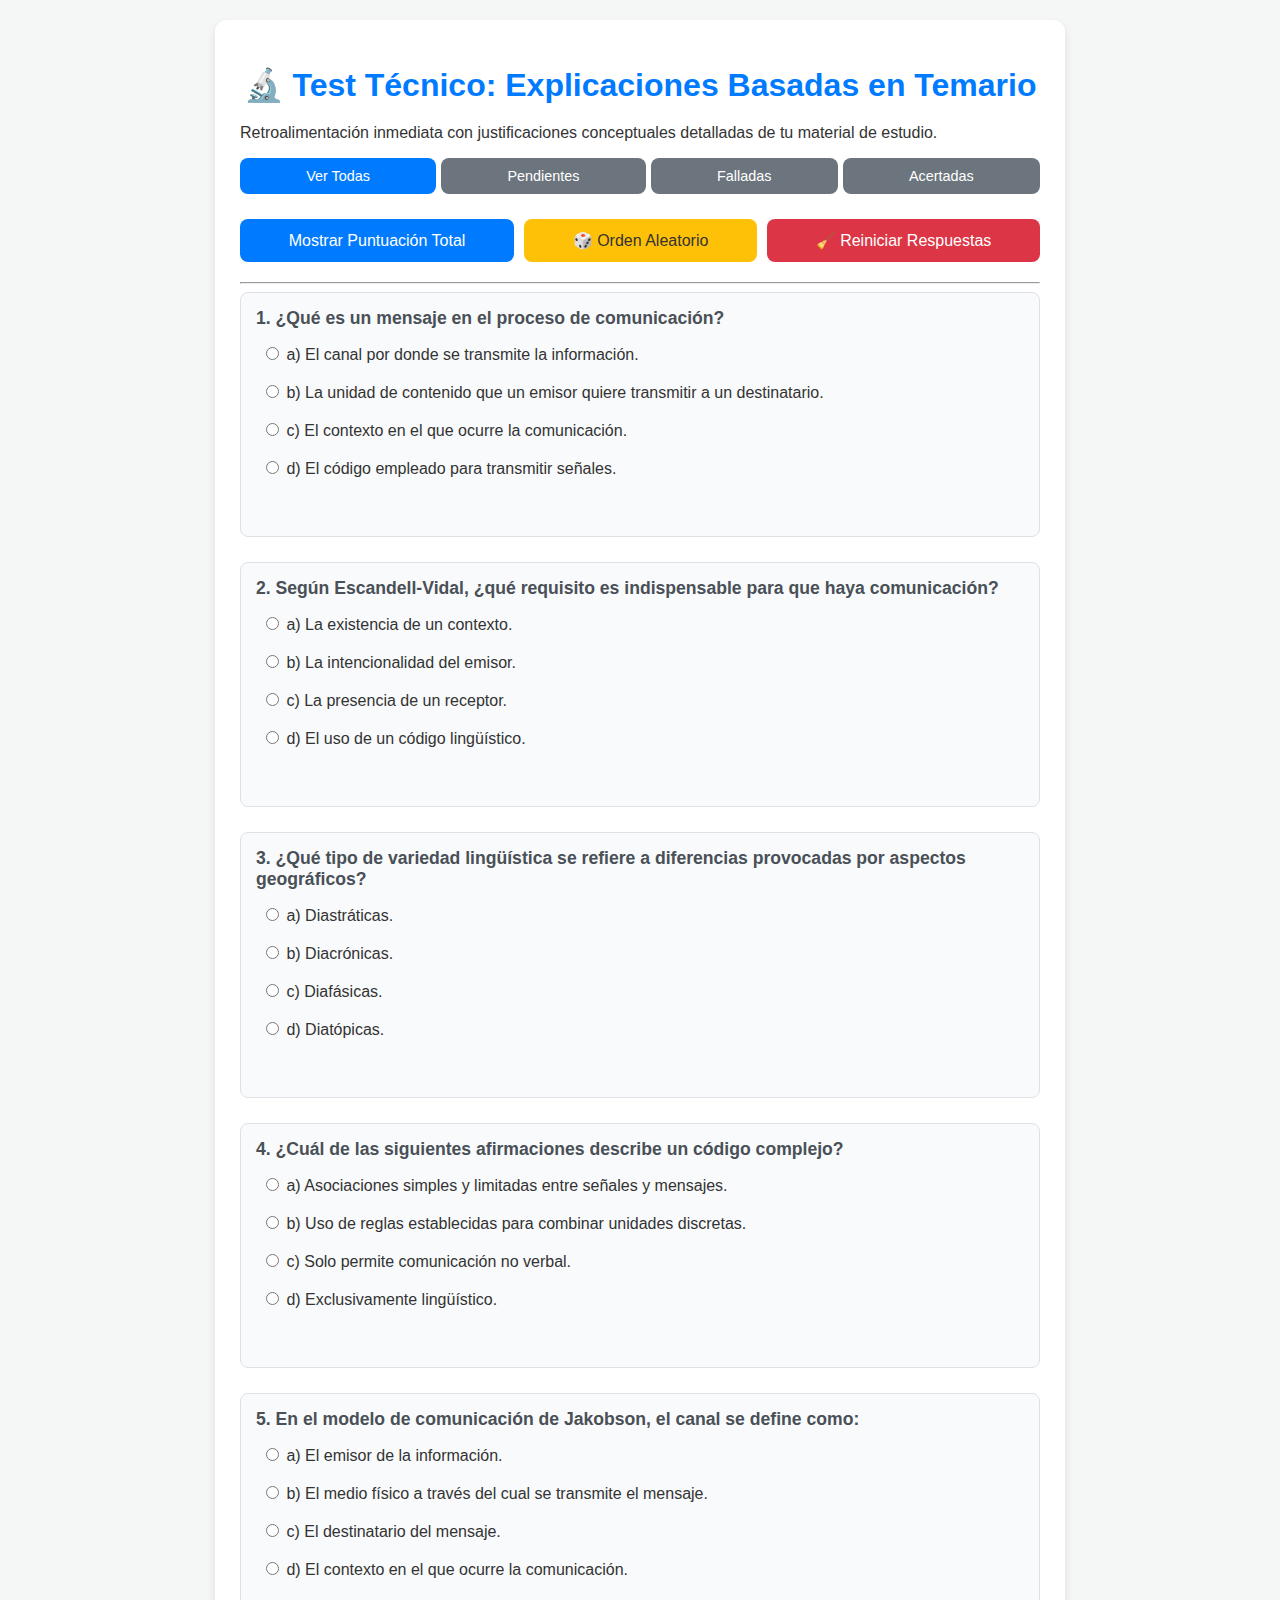
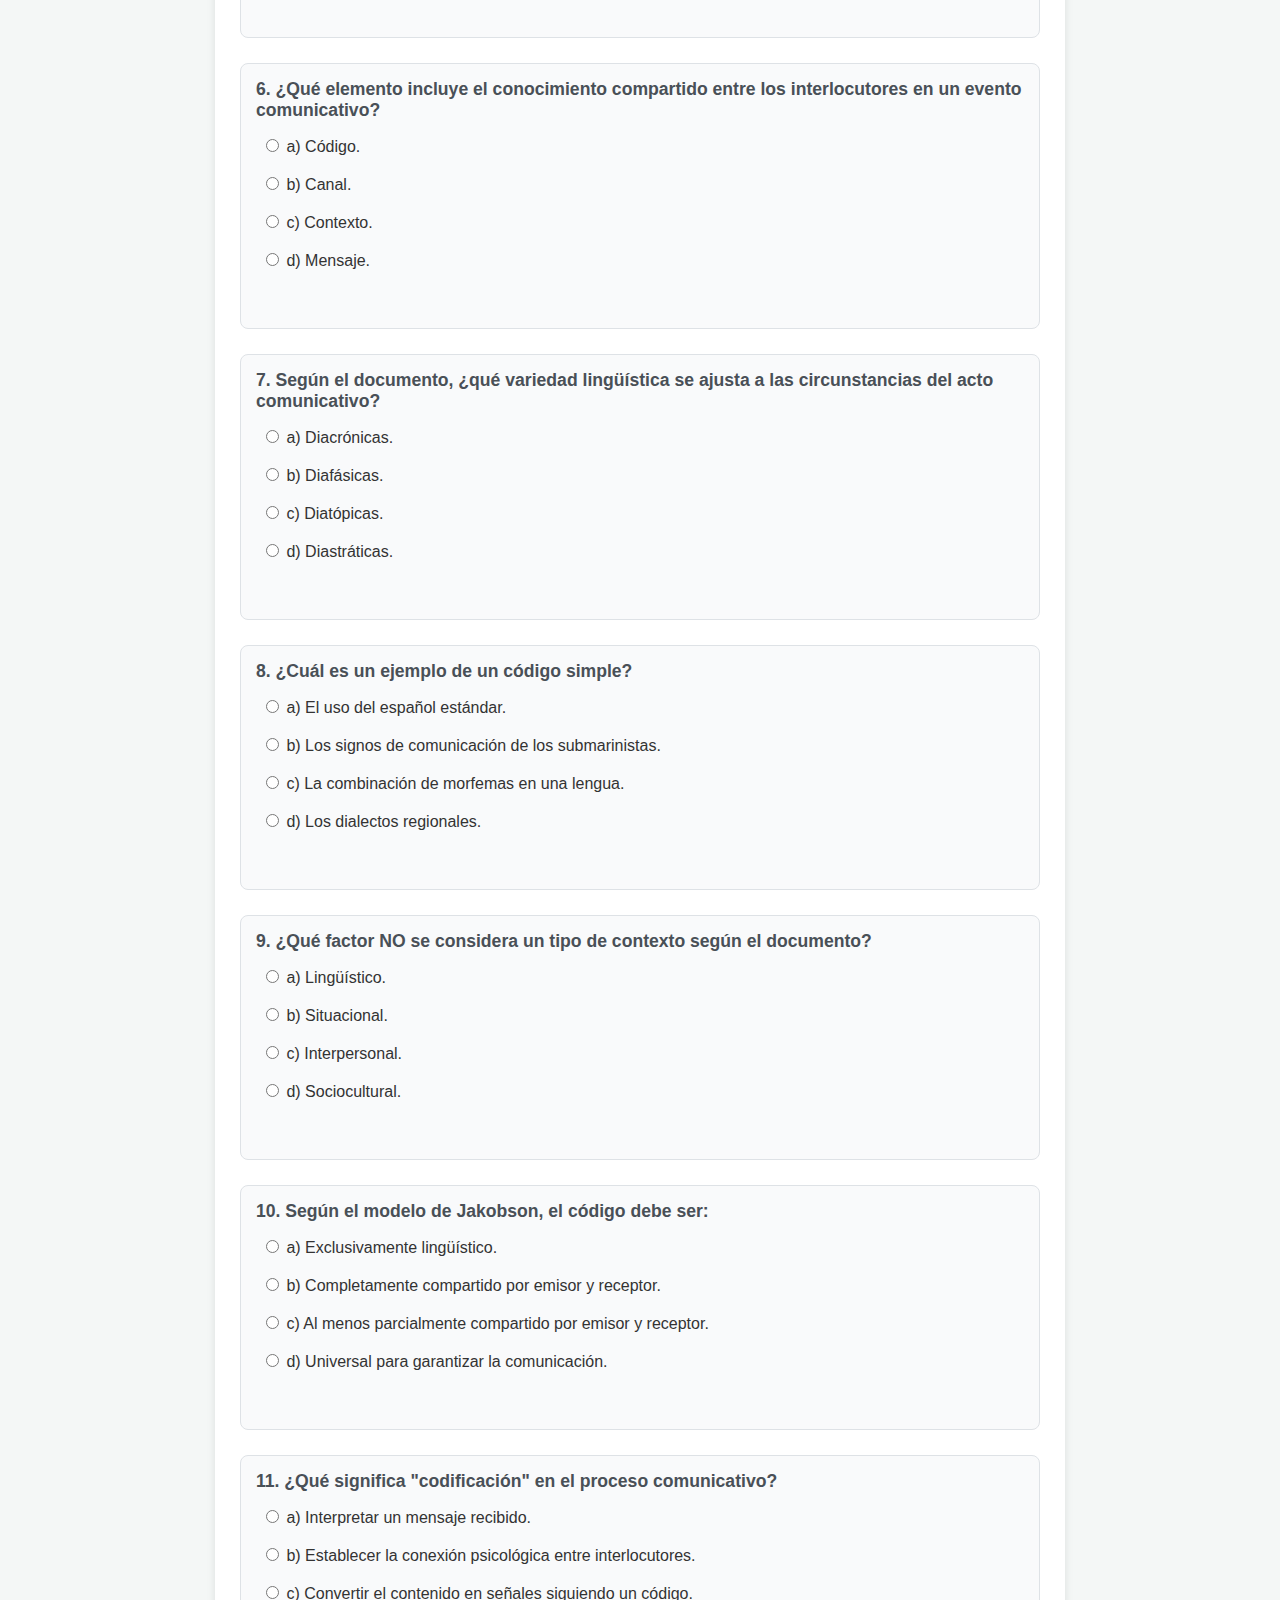
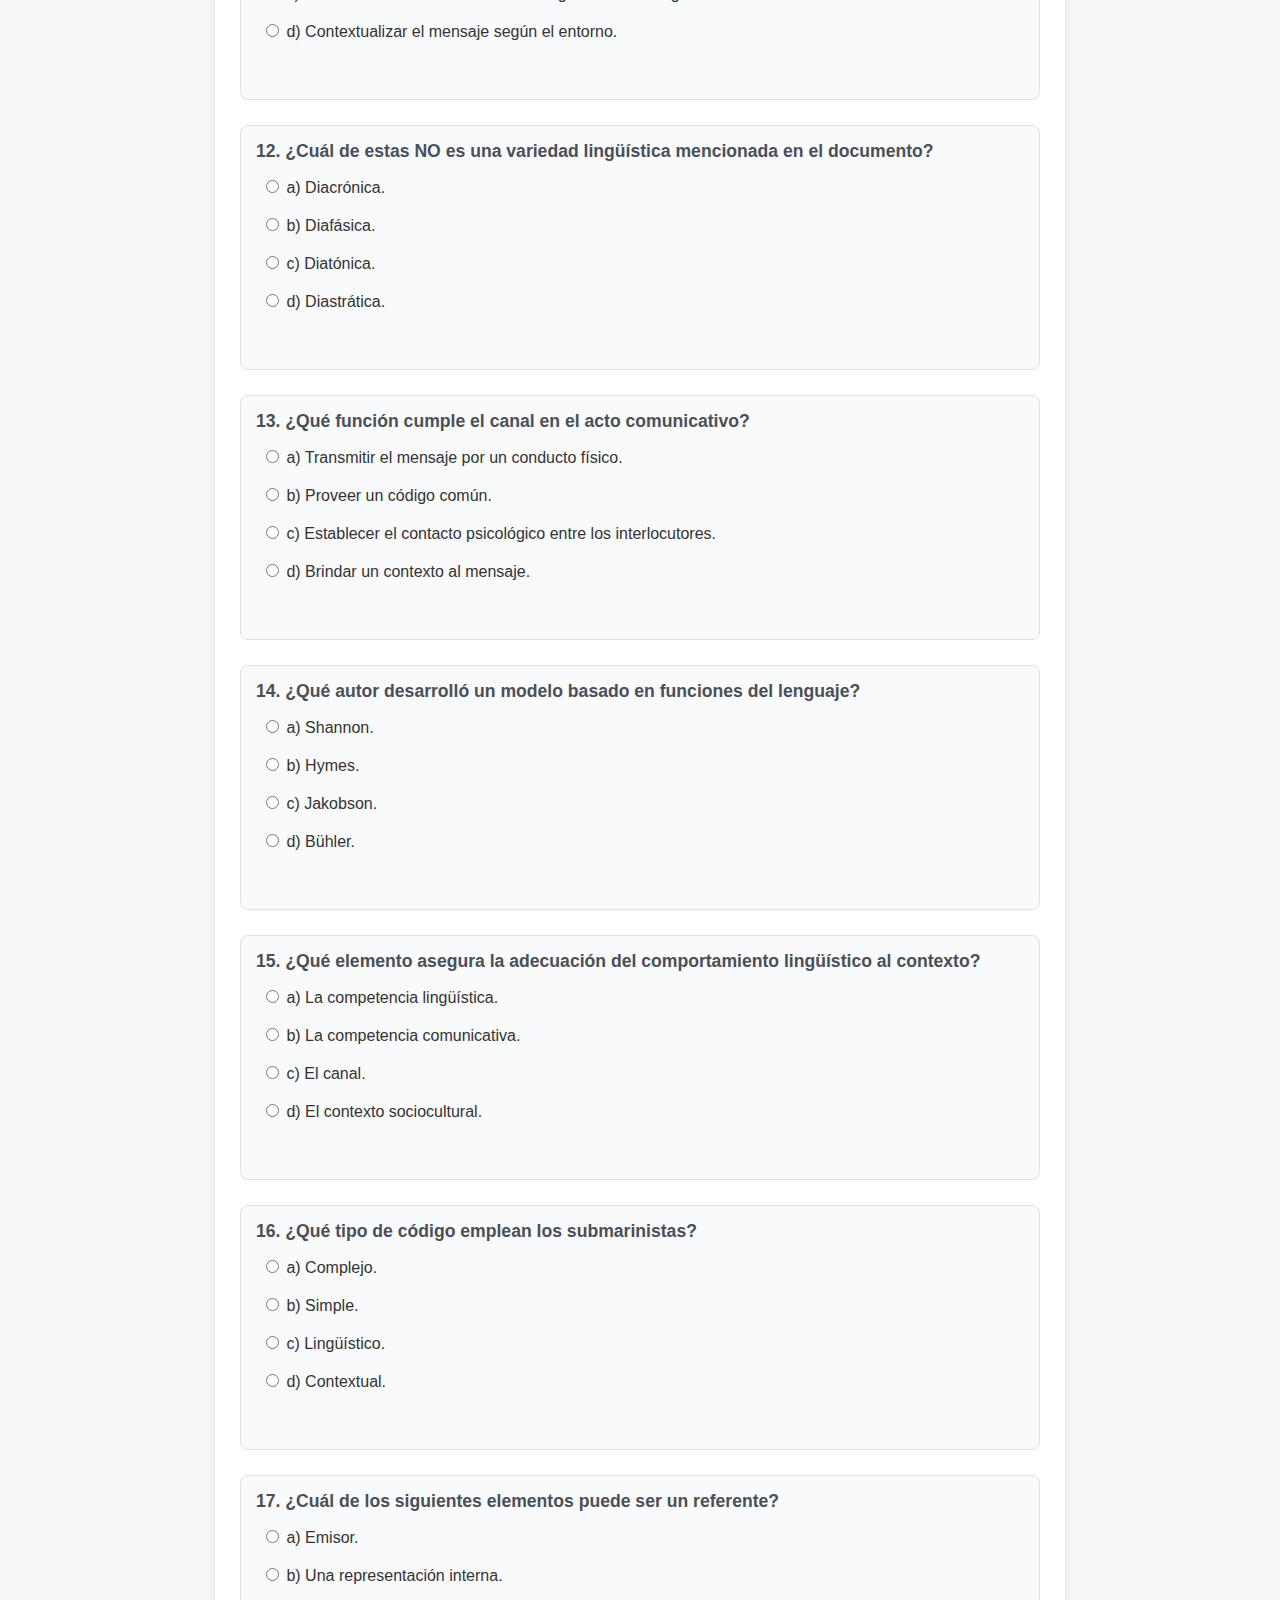
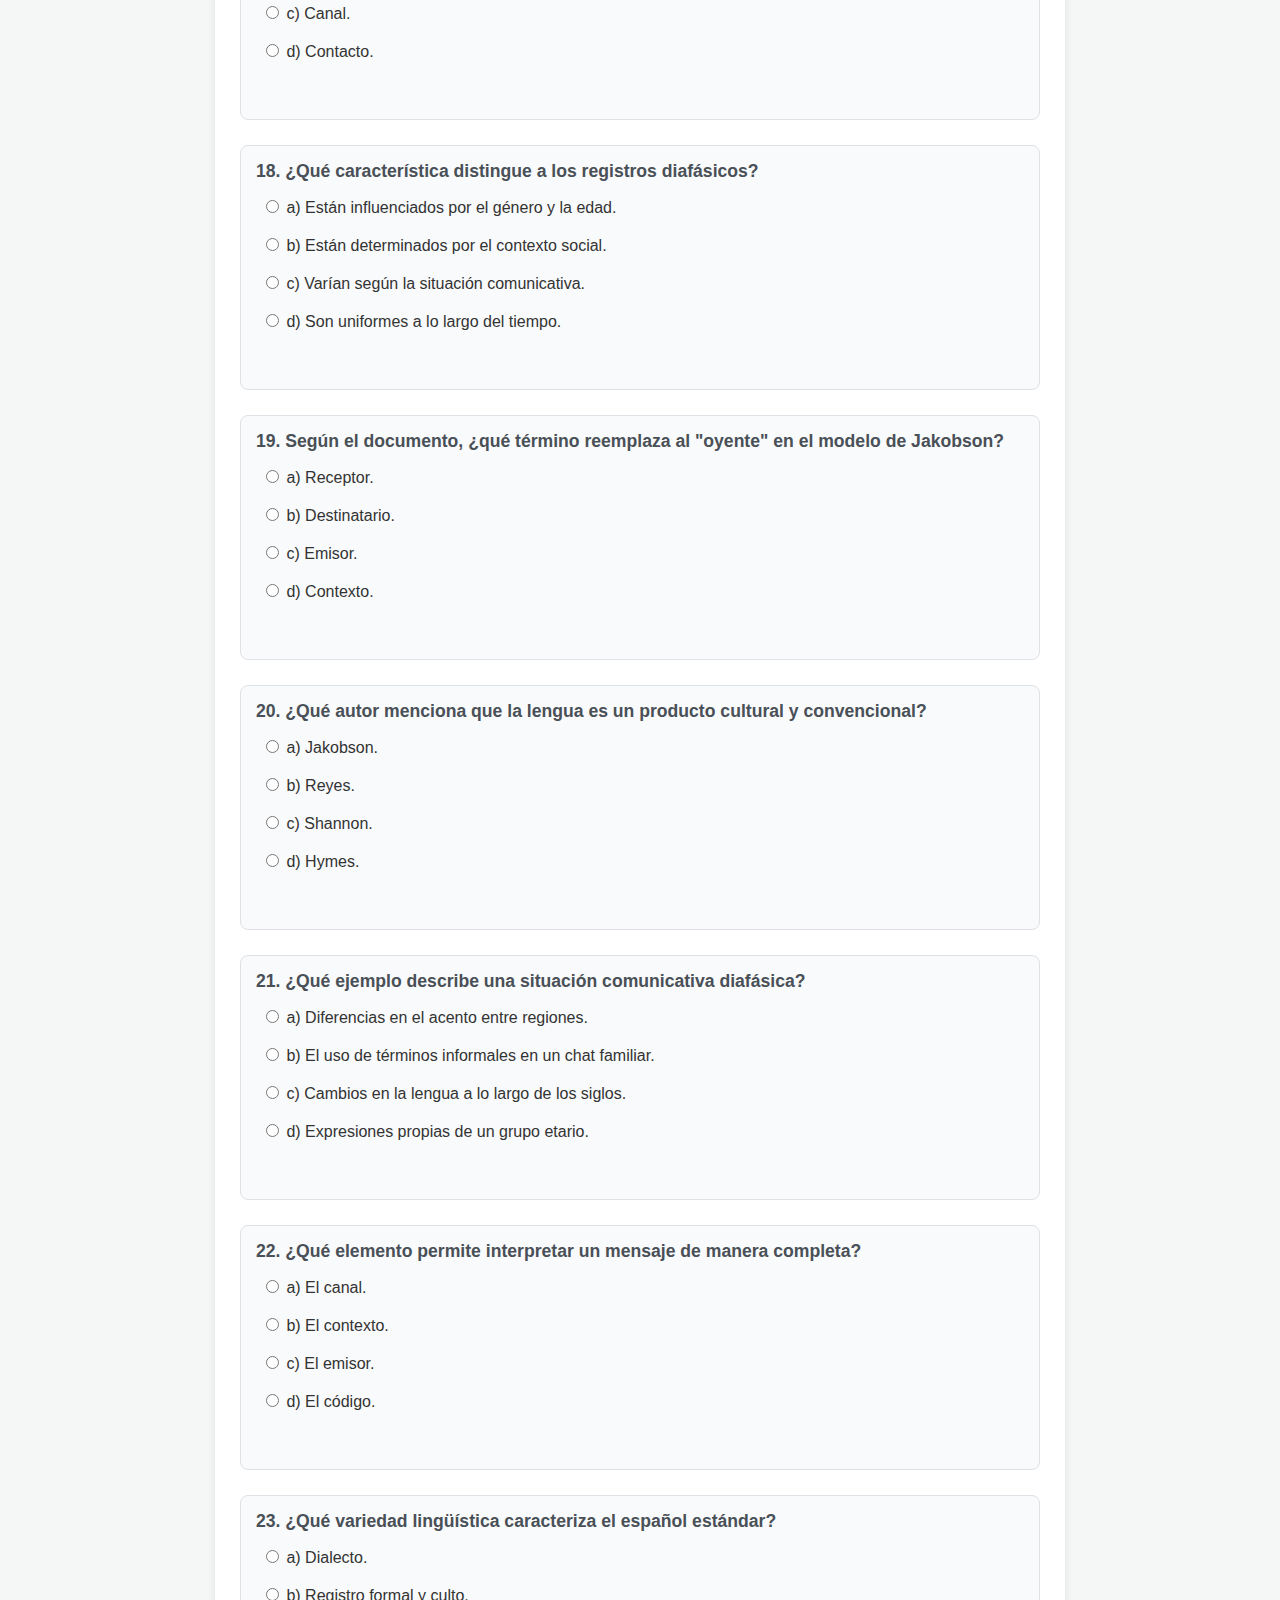
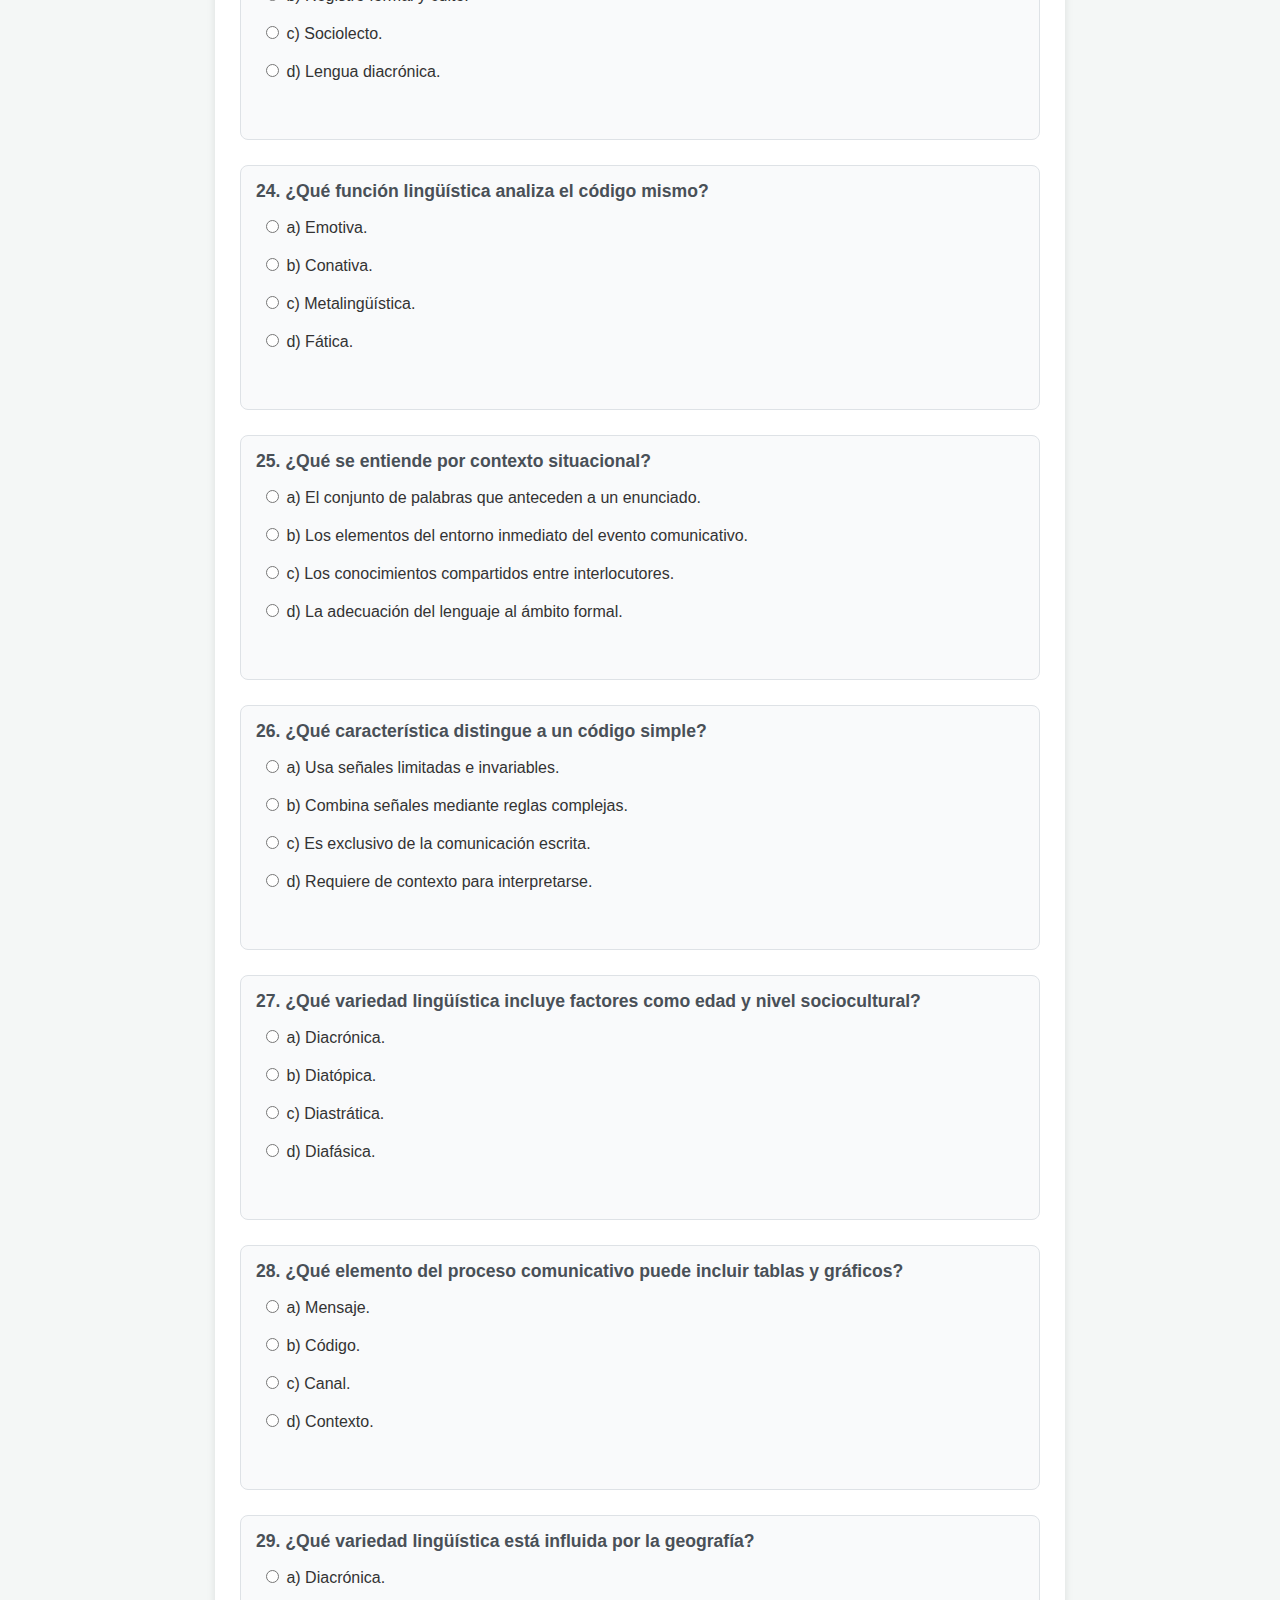
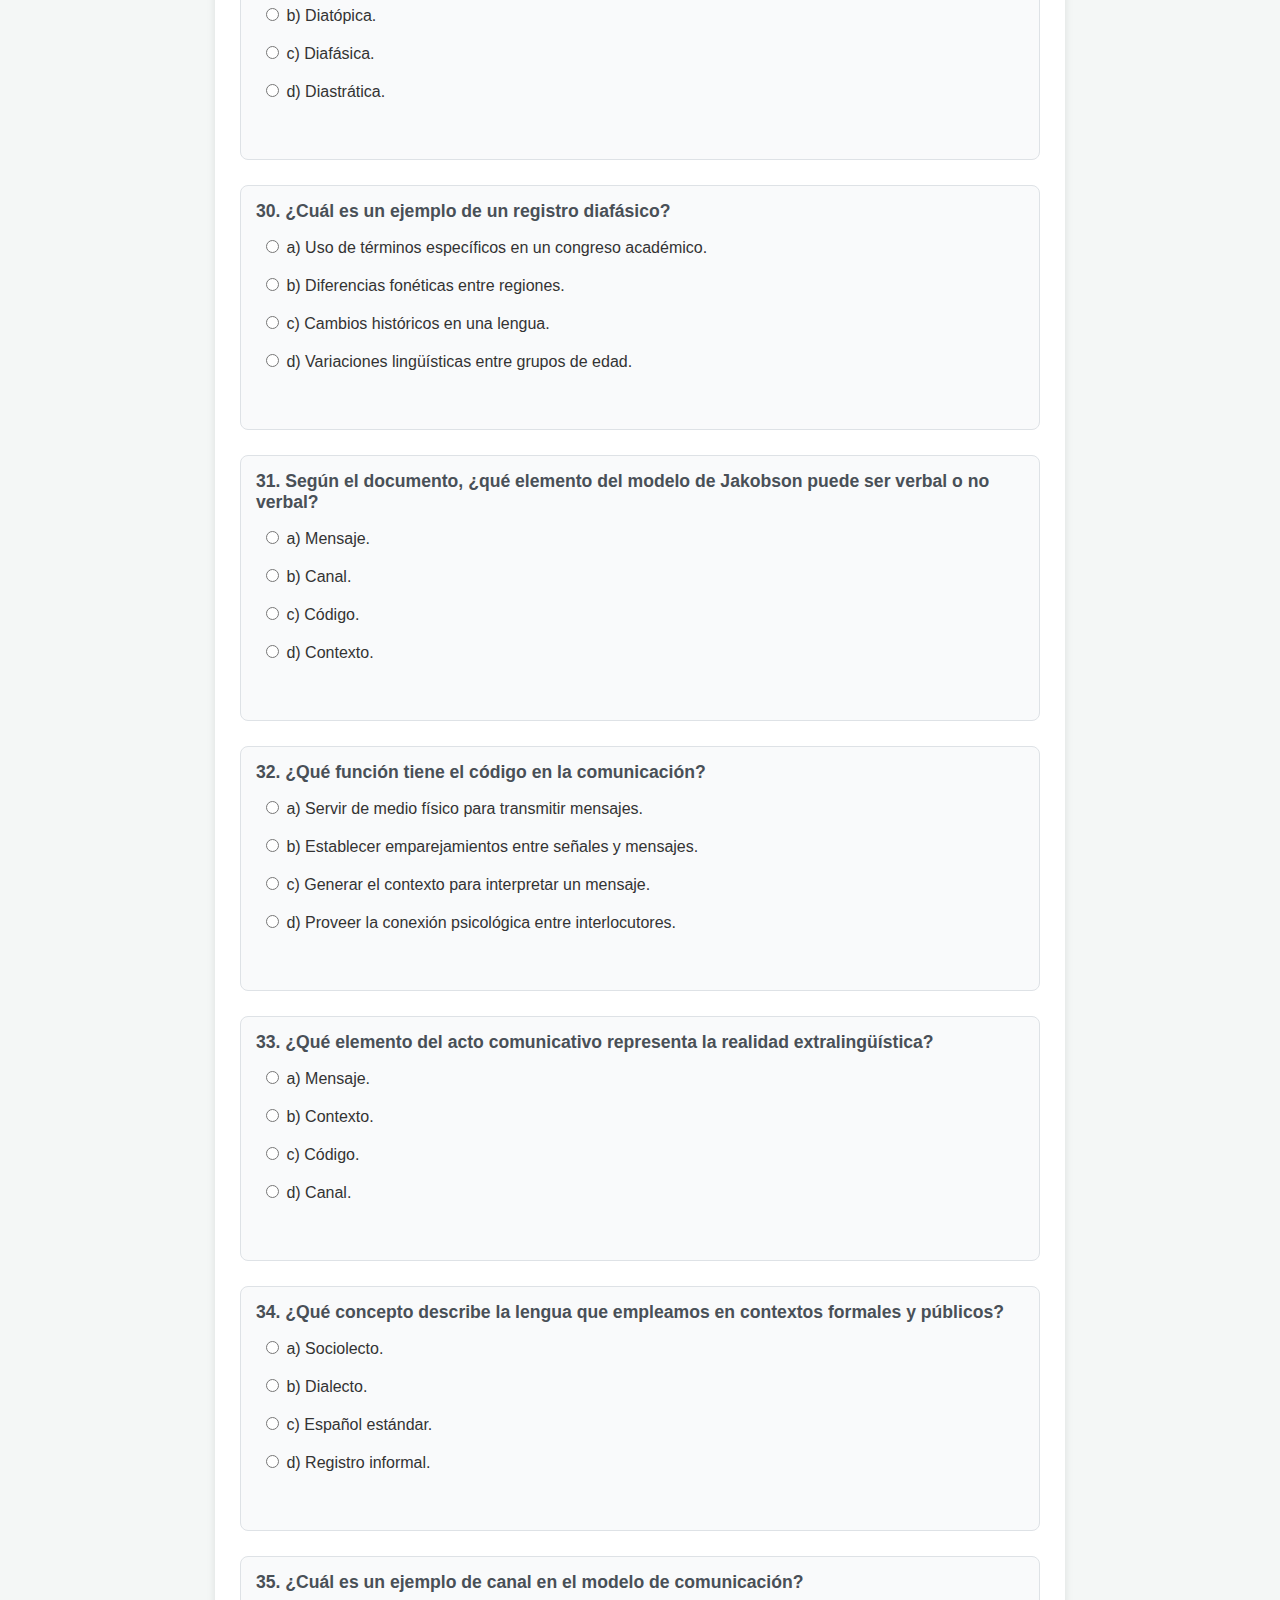
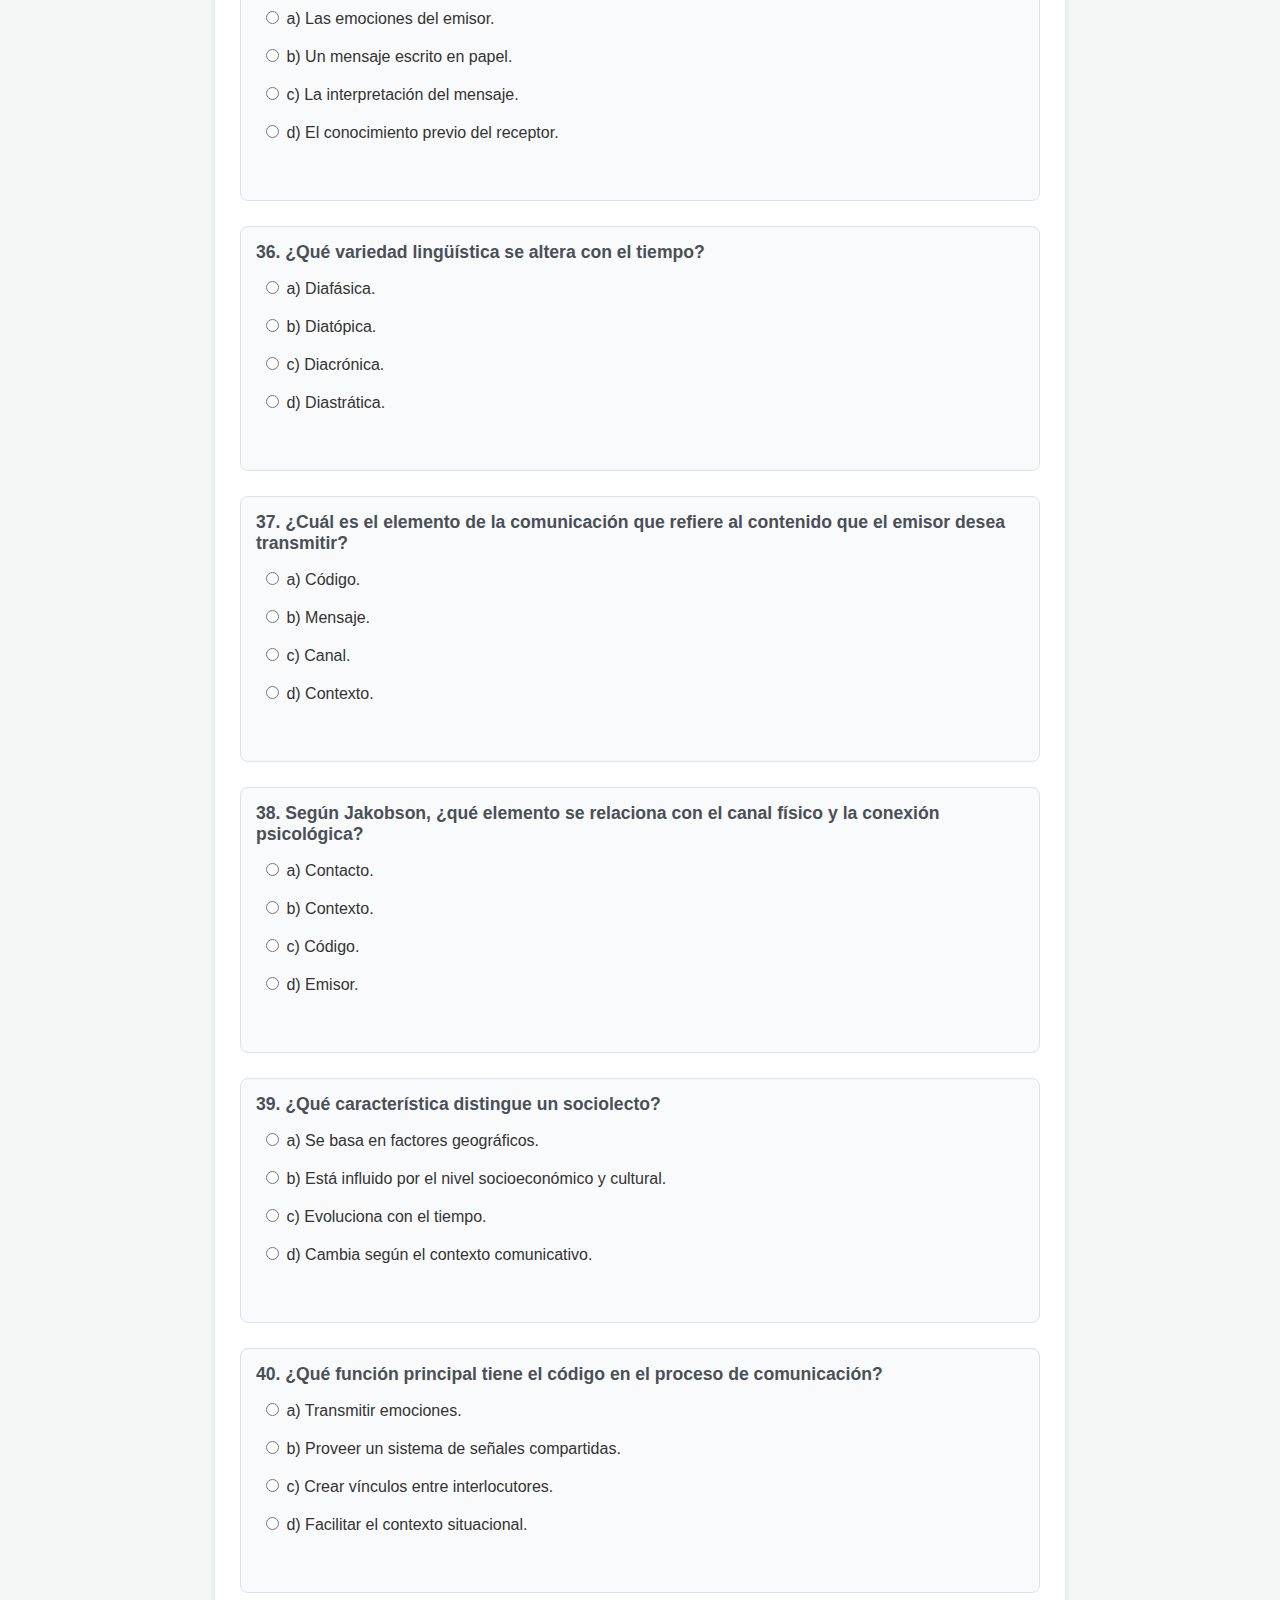
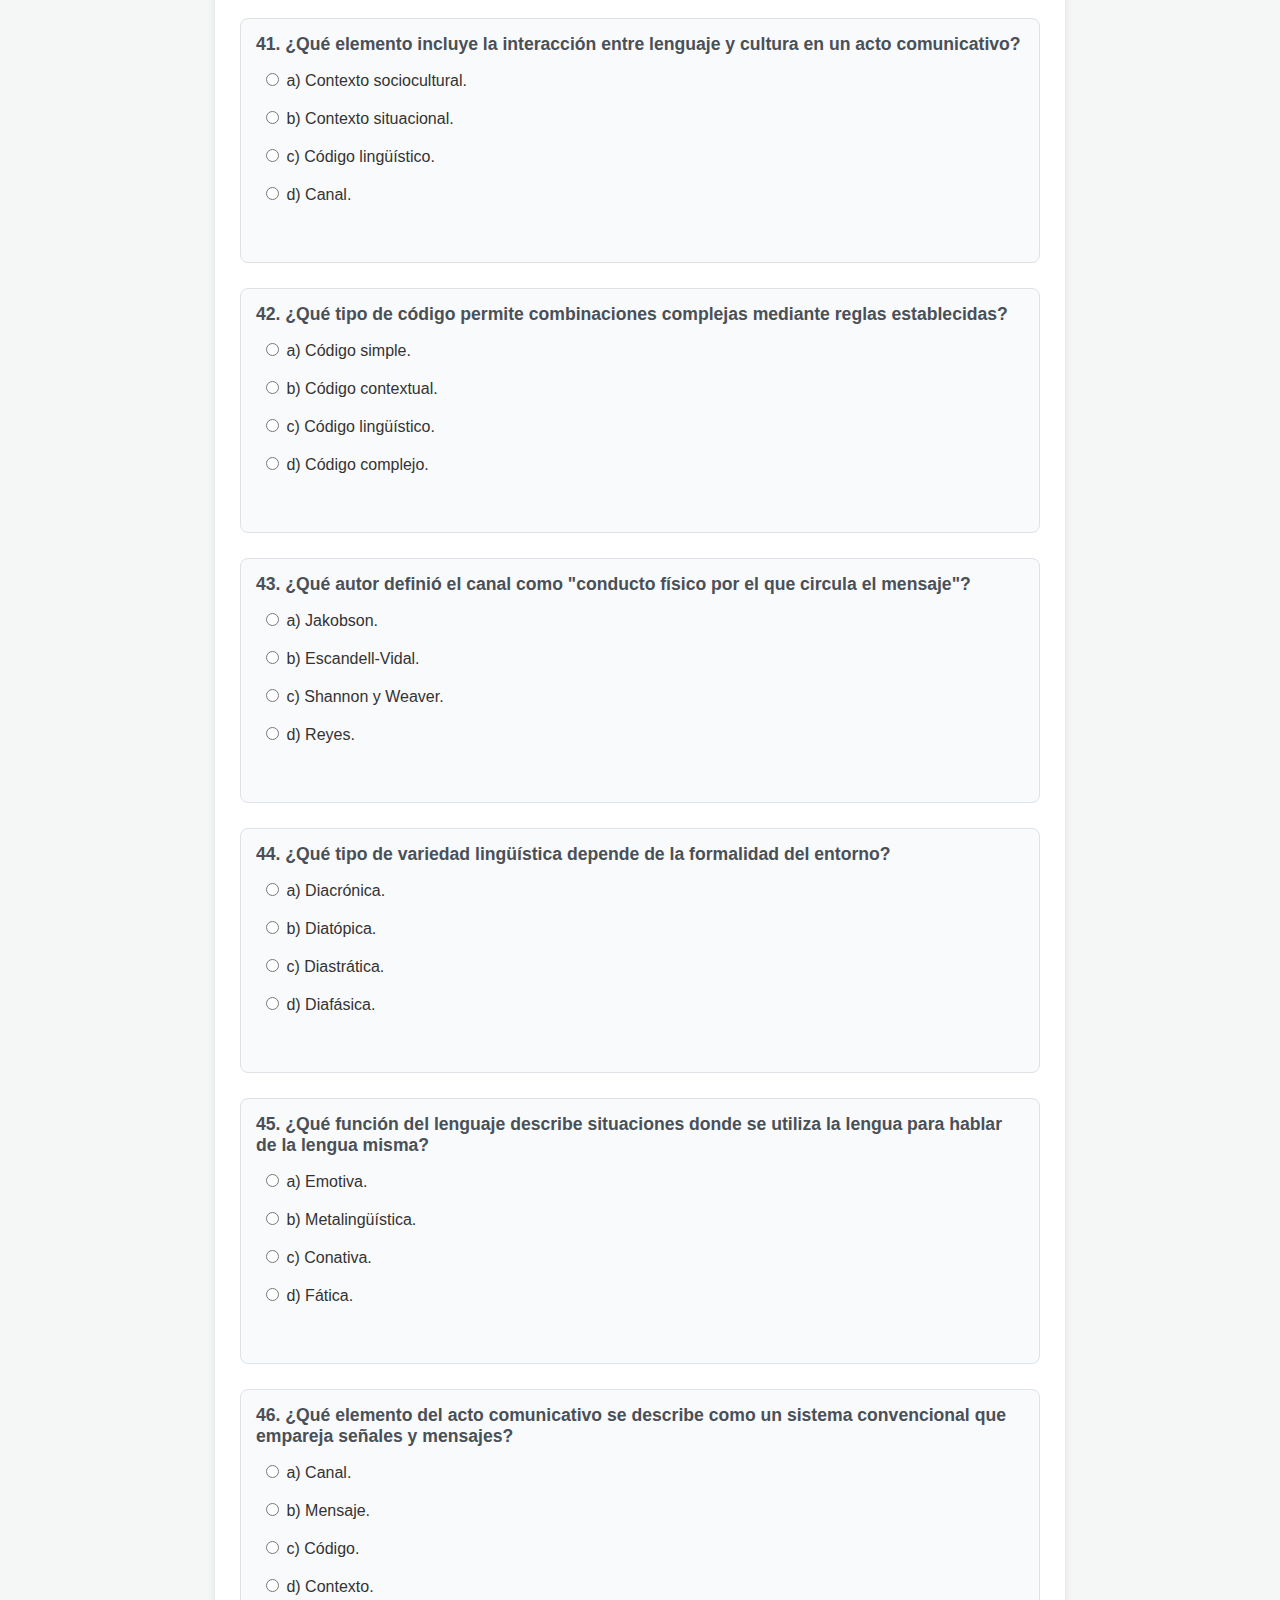
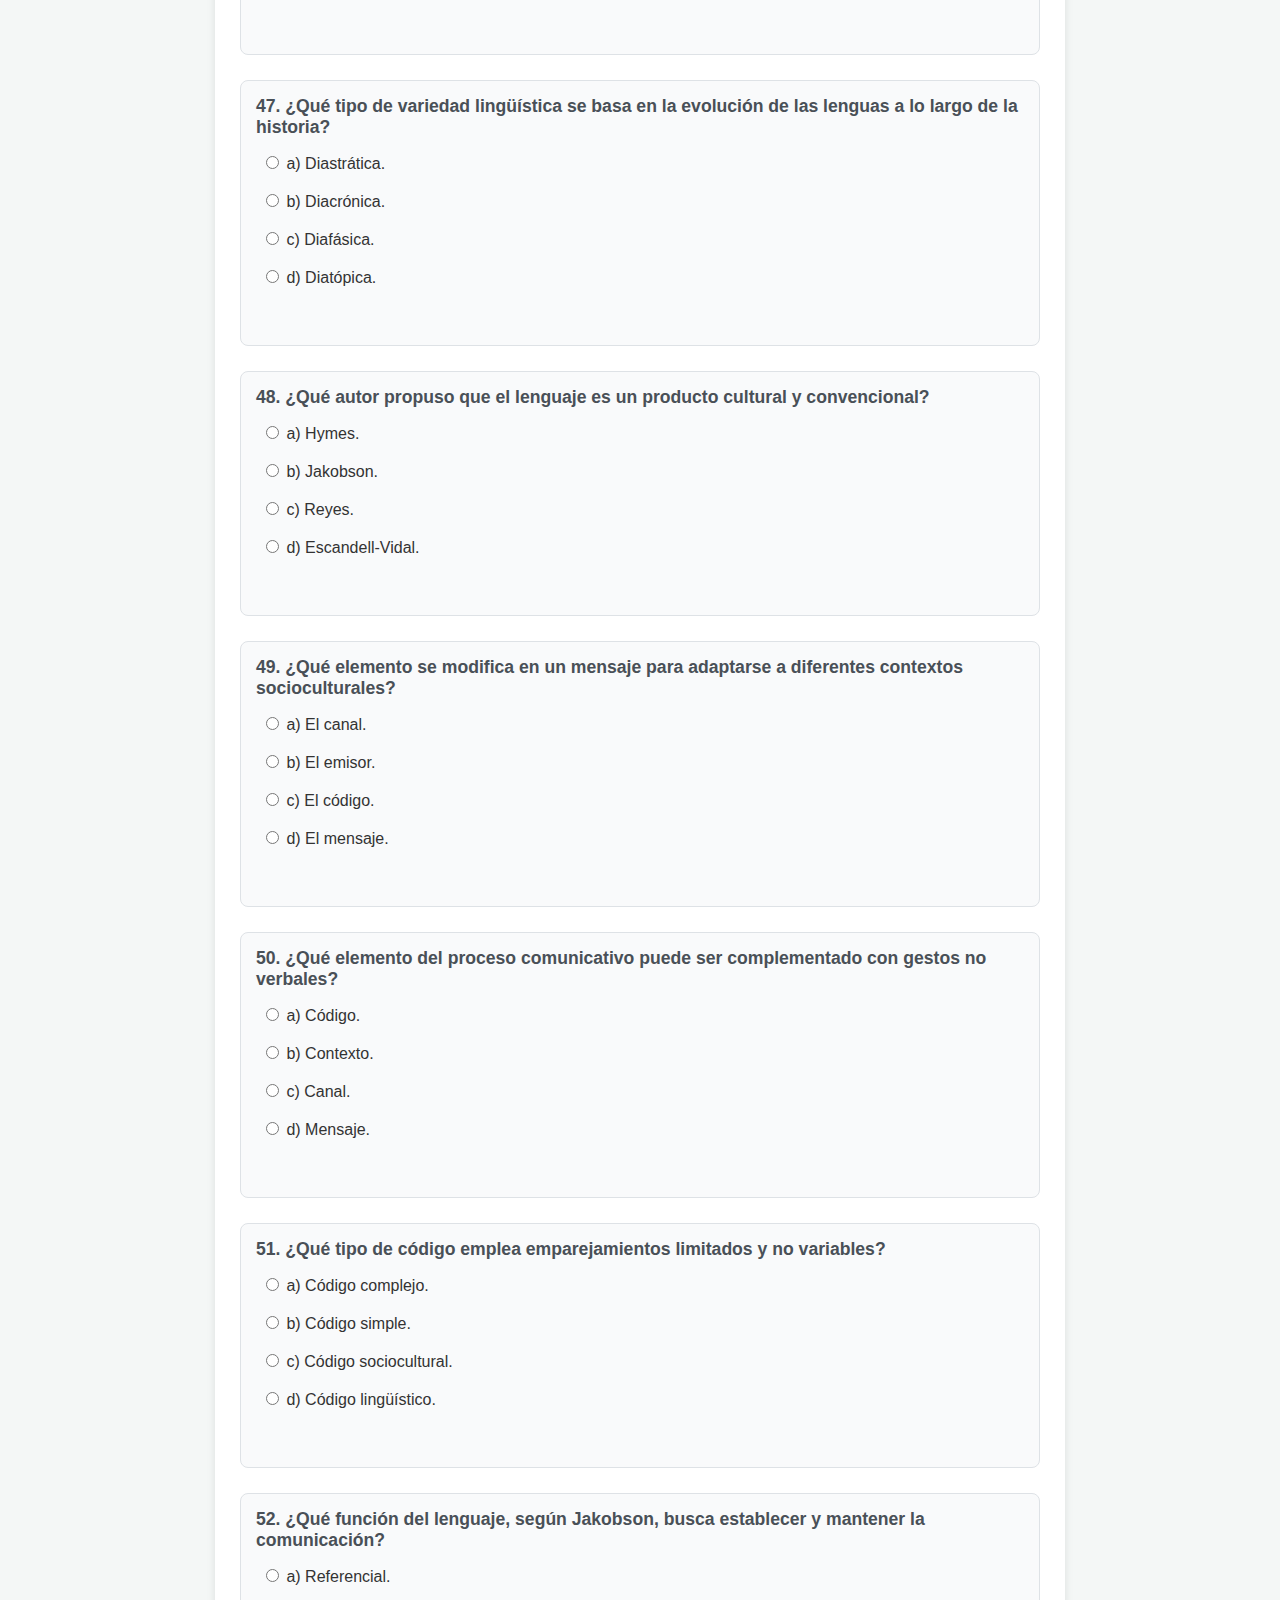
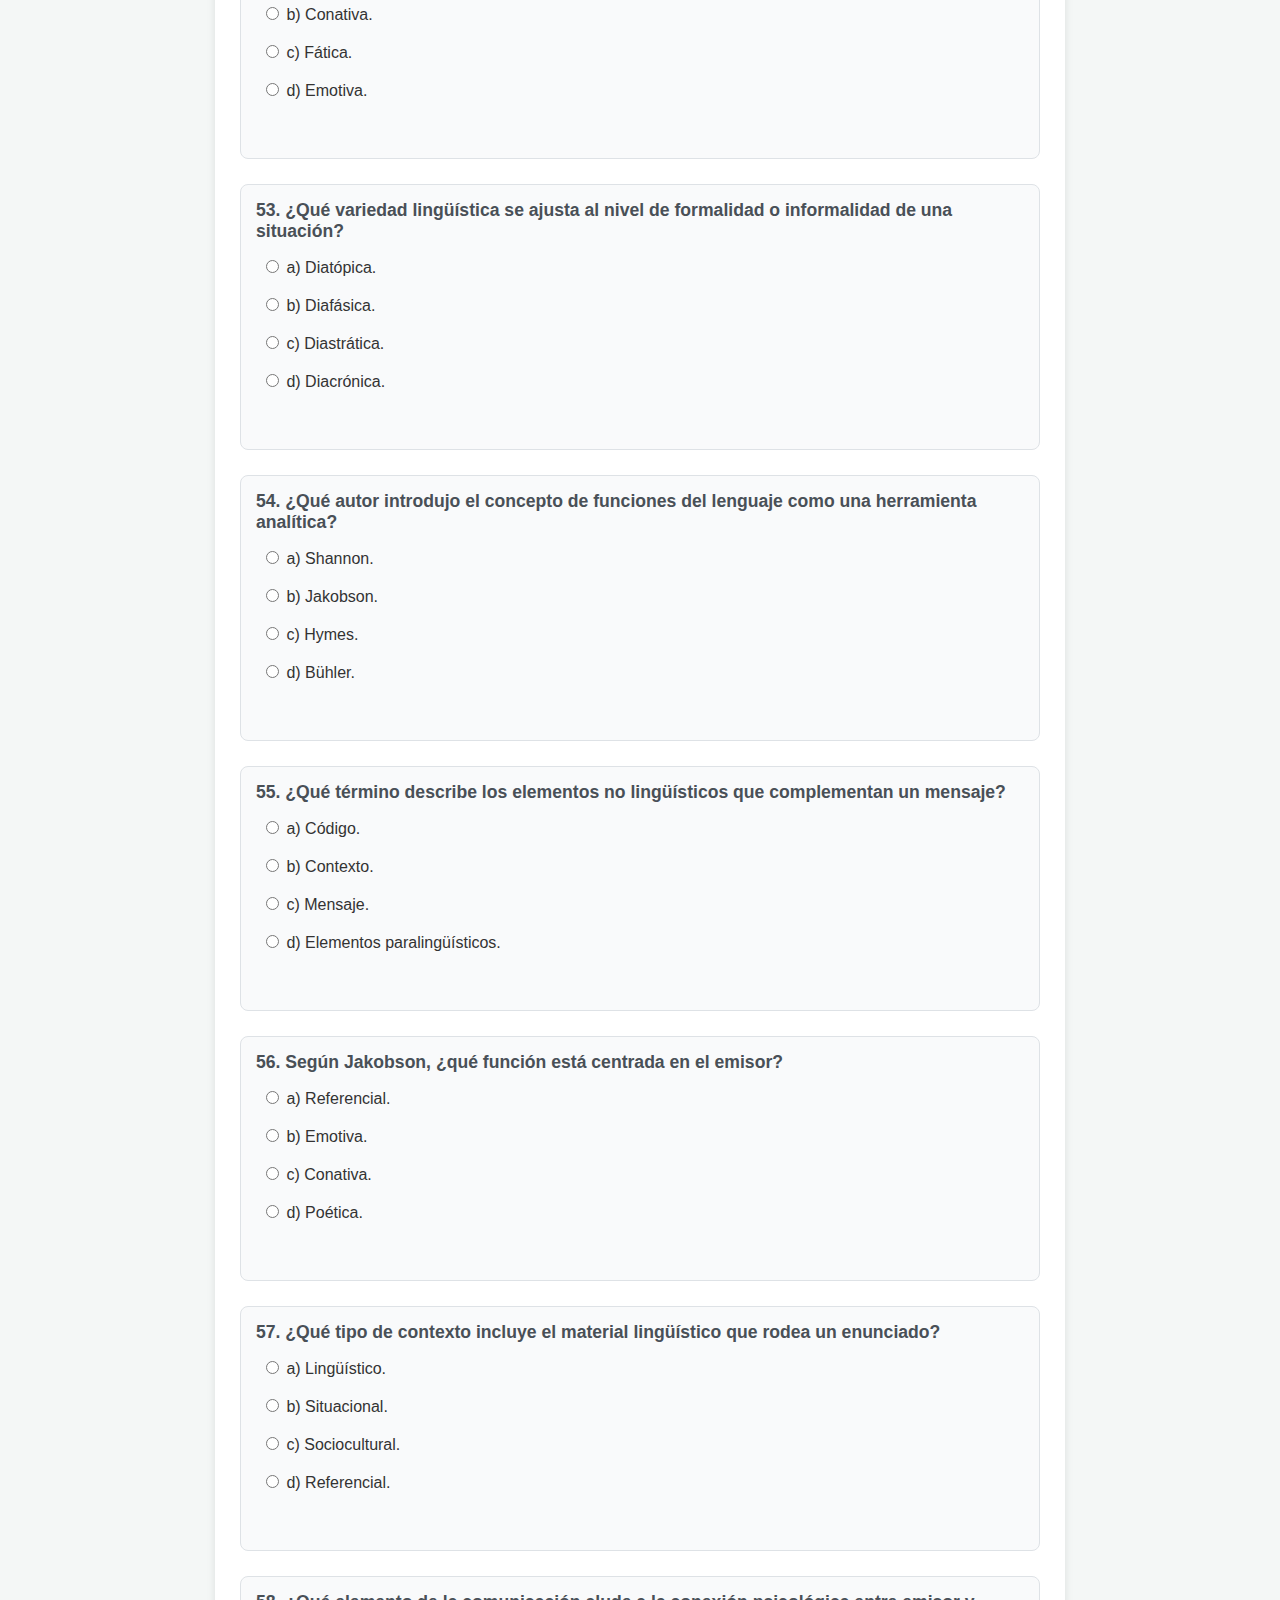
<file: test_tecnicas (1).html>
<!DOCTYPE html>
<html lang="es">
<head>
    <meta charset="UTF-8">
    <meta name="viewport" content="width=device-width, initial-scale=1.0">
    <title>Test Técnico: Explicaciones Basadas en Temario, Filtro y Guardado</title>
    <style>
        body { font-family: 'Segoe UI', Tahoma, Geneva, Verdana, sans-serif; margin: 20px; background-color: #f4f7f6; color: #333; }
        .container { max-width: 800px; margin: auto; background-color: #fff; padding: 25px; border-radius: 12px; box-shadow: 0 4px 8px rgba(0, 0, 0, 0.1); }
        h1 { color: #007bff; text-align: center; margin-bottom: 20px; }
        .controls { display: flex; justify-content: space-between; margin-bottom: 20px; gap: 10px; flex-wrap: wrap; }
        .filter-controls { display: flex; justify-content: space-between; margin-bottom: 15px; gap: 5px; width: 100%; }
        .filter-controls button { flex-grow: 1; padding: 10px 5px; background-color: #6c757d; font-size: 0.9em; }
        .filter-controls button.active { background-color: #007bff; }

        .question-block { margin-bottom: 25px; padding: 15px; border: 1px solid #dee2e6; border-radius: 8px; background-color: #e9ecef40; }
        .question-block strong { display: block; margin-bottom: 10px; font-size: 1.1em; color: #495057; }
        .option label { display: block; margin-bottom: 8px; cursor: pointer; padding: 5px; border-radius: 4px; transition: background-color 0.2s; }
        .feedback { margin-top: 5px; font-weight: bold; padding: 5px 0; min-height: 20px; }
        .correct { color: #28a745; }
        .incorrect { color: #dc3545; }
        .explanation { font-weight: normal; margin-top: 10px; padding: 8px; border-left: 3px solid; background-color: #f8f9fa; }
        .correct .explanation { border-color: #28a745; }
        .incorrect .explanation { border-color: #dc3545; }
        
        button { padding: 12px 20px; border: none; border-radius: 8px; cursor: pointer; font-size: 1em; flex-grow: 1; transition: background-color 0.3s; color: white; }
        #show-score { background-color: #007bff; }
        #reset-button { background-color: #dc3545; }
        #random-button { background-color: #ffc107; color: #333; }
        
        #show-score:hover { background-color: #0056b3; }
        #reset-button:hover { background-color: #c82333; }
        #random-button:hover { background-color: #e0a800; }
        
        #score-summary { text-align: center; margin-top: 40px; padding: 20px; border: 2px dashed #007bff; border-radius: 8px; font-size: 1.2em; font-weight: bold; display: none; background-color: #e6f2ff; }
    </style>
</head>
<body>

<div class="container">
    <h1>🔬 Test Técnico: Explicaciones Basadas en Temario</h1>
    <p>Retroalimentación inmediata con justificaciones conceptuales detalladas de tu material de estudio.</p>
    
    <div class="controls">
        <div class="filter-controls">
            <button onclick="applyFilter('all')" id="filter-all" class="active">Ver Todas</button>
            <button onclick="applyFilter('pending')" id="filter-pending">Pendientes</button>
            <button onclick="applyFilter('incorrect')" id="filter-incorrect">Falladas</button>
            <button onclick="applyFilter('correct')" id="filter-correct">Acertadas</button>
        </div>
        
        <button id="show-score" onclick="showFinalScore()">Mostrar Puntuación Total</button>
        <button id="random-button" onclick="shuffleQuestions()">🎲 Orden Aleatorio</button>
        <button id="reset-button" onclick="resetAnswers()">🧹 Reiniciar Respuestas</button>
    </div>
    <hr>

    <div id="quiz-container">
        </div>
    
    <div id="score-summary"></div>

</div>

<script>
    // --- 1. Definiciones de Respuestas Correctas y Preguntas con Explicación PROFUNDA (Basada en RESUMEN TÉCNICAS.pdf) ---
    const correctAnswers = {
        'q1': 'b', 'q2': 'b', 'q3': 'd', 'q4': 'b', 'q5': 'b', 'q6': 'c', 'q7': 'b', 'q8': 'b', 'q9': 'c', 'q10': 'c',
        'q11': 'c', 'q12': 'c', 'q13': 'a', 'q14': 'c', 'q15': 'b', 'q16': 'b', 'q17': 'b', 'q18': 'c', 'q19': 'a', 'q20': 'b',
        'q21': 'b', 'q22': 'b', 'q23': 'b', 'q24': 'c', 'q25': 'b', 'q26': 'a', 'q27': 'c', 'q28': 'a', 'q29': 'b', 'q30': 'a',
        'q31': 'a', 'q32': 'b', 'q33': 'b', 'q34': 'c', 'q35': 'b', 'q36': 'c', 'q37': 'b', 'q38': 'a', 'q39': 'b', 'q40': 'b',
        'q41': 'a', 'q42': 'd', 'q43': 'a', 'q44': 'd', 'q45': 'b', 'q46': 'c', 'q47': 'b', 'q48': 'c', 'q49': 'd', 'q50': 'd',
        'q51': 'b', 'q52': 'c', 'q53': 'b', 'q54': 'b', 'q55': 'd', 'q56': 'b', 'q57': 'a', 'q58': 'c', 'q59': 'b', 'q60': 'd',
        'q61': 'c', 'q62': 'b', 'q63': 'b', 'q64': 'b', 'q65': 'b', 'q66': 'b', 'q67': 'd', 'q68': 'c', 'q69': 'b', 'q70': 'a',
        'q71': 'b', 'q72': 'b', 'q73': 'd', 'q74': 'c', 'q75': 'a', 'q76': 'b', 'q77': 'b', 'q78': 'd', 'q79': 'b', 'q80': 'd',
        'q81': 'b', 'q82': 'a', 'q83': 'b', 'q84': 'a', 'q85': 'a', 'q86': 'a', 'q87': 'b', 'q88': 'b', 'q89': 'b', 'q90': 'd',
        'q91': 'd', 'q92': 'd', 'q93': 'b', 'q94': 'a', 'q95': 'b', 'q96': 'a', 'q97': 'c', 'q98': 'b', 'q99': 'b', 'q100': 'b',
        'q101': 'a', 'q102': 'c', 'q103': 'c', 'q104': 'c', 'q105': 'b', 'q106': 'b', 'q107': 'b', 'q108': 'b', 'q109': 'b', 'q110': 'a',
        'q111': 'd', 'q112': 'b', 'q113': 'b', 'q114': 'a', 'q115': 'c', 'q116': 'c', 'q117': 'a', 'q118': 'a', 'q119': 'a', 'q120': 'c',
        'q121': 'a', 'q122': 'b', 'q123': 'a', 'q124': 'a', 'q125': 'b', 'q126': 'b', 'q127': 'b', 'q128': 'b', 'q129': 'c', 'q130': 'b',
        'q131': 'b', 'q132': 'b', 'q133': 'b', 'q134': 'b', 'q135': 'b'
    };

    const explanations = {
        'q1': 'El **Mensaje** es la **unidad de contenido** que un emisor quiere transmitir a un destinatario. Representa la información que se codifica para ser enviada, según la definición del temario.',
        'q2': 'Según **Escandell-Vidal (2005)**, el acto comunicativo se restringe a **fenómenos intencionales**. Es indispensable la **intencionalidad del emisor** de transmitir un mensaje.',
        'q3': 'Las variedades **Diatópicas** son las determinadas por aspectos de índole **geográfica** (eje del espacio). Son responsables de las diferencias que definen los **dialectos**.',
        'q4': 'Los códigos **Complejos** (sistemas) son conjuntos estructurados de señales que se combinan mediante un **conjunto de reglas estables** (reglas de combinación) para formar mensajes a partir de unidades discretas.',
        'q5': 'El **Canal** se refiere al **medio material** a través del cual se transmite el mensaje (ej. aire, papel, cable). Es el conducto físico por el que circula el mensaje.',
        'q6': 'El **Contexto** es el conjunto de **conocimientos y creencias compartidas** por los interlocutores, siendo imprescindible para la correcta comprensión del enunciado.',
        'q7': 'Las variedades **Diafásicas** vienen determinadas por la **situación comunicativa** y el **concepto de adecuación**. Permiten ajustar el estilo y vocabulario al ámbito (el registro).',
        'q8': 'Los códigos **Simples** se asocian a un conjunto **reducido de señales fijas e invariables** con un conjunto igualmente reducido de mensajes, como el sistema de comunicación de los submarinistas.',
        'q9': 'Los tres tipos de contexto definidos en el temario son: **Lingüístico** (cotexto), **Situacional** (entorno inmediato) y **Sociocultural** (condicionamientos sociales). **Interpersonal** no figura como un tipo estructural de contexto.',
        'q10': 'Para Jakobson, es indispensable que emisor y destinatario compartan **al menos una porción del código** para que la comunicación sea operativa, pero no necesariamente la totalidad.',
        'q11': 'El proceso de **codificación** lo inicia el emisor para pasar del contenido que se pretende comunicar a la **seña** que lo transmite, en virtud de la convención previa.',
        'q12': 'Las variedades lingüísticas se clasifican como Diacrónica, Diatópica, Diastrática y Diafásica. **Diatónica** no es una de las categorías definidas.',
        'q13': 'El **Canal** se refiere al conducto físico por el que circula el mensaje; su función es **transmitir** el mensaje por ese conducto material.',
        'q14': '**Roman Jakobson** desarrolló el modelo de los factores de la comunicación y sus seis funciones del lenguaje asociadas, siendo una herramienta clave para el análisis.',
        'q15': 'La **Competencia Comunicativa (Hymes)** es la capacidad que permite **adecuar el comportamiento lingüístico** a cuándo hablar, qué decir y en qué circunstancias, y a la competencia lingüística.',
        'q16': 'El sistema de comunicación de los submarinistas es un **código Simple**, ya que utiliza un conjunto **reducido de señales fijas e invariables**.',
        'q17': 'El **referente** es la realidad extralingüística a la que se alude. **Escandell-Vidal** lo define también como **representaciones internas** (imagen mental, personal y privada), sean de naturaleza externa o interna.',
        'q18': 'Los registros **Diafásicos** están determinados por la **situación comunicativa** y el **concepto de adecuación**, por lo que varían según el contexto (formal/informal).',
        'q19': 'El término **oyente** de Jakobson es sustituido por **receptor** en la terminología moderna, ya que el individuo puede recibir un mensaje sin necesidad de que este sea audible o legible.',
        'q20': 'El temario afirma que las lenguas son **productos culturales y convencionales** en sus estructuras (a diferencia del lenguaje), visión atribuida a **Reyes**.',
        'q21': 'El uso de **términos informales** en un chat familiar es un ejemplo de ajuste de **registro** (variedad diafásica) determinada por la situación comunicativa de confianza.',
        'q22': 'El **Contexto** es el conjunto de conocimientos y creencias que permite la **correcta comprensión** de un enunciado, abarcando elementos imprescindibles para interpretar el mensaje.',
        'q23': 'El **español estándar** es definido como la lengua que se emplea en contextos **formales, públicos** y en la escuela; es una variedad **culta de registro formal** (variedad diafásica).',
        'q24': 'La función **Metalingüística** está orientada al **código** (reglas de la lengua), lo cual significa que se usa la lengua para **analizar o hablar de la propia lengua**.',
        'q25': 'El **Contexto Situacional** incluye **todos los datos accesibles** a los participantes que se encuentran en el **entorno inmediato** (aquí y ahora) del evento comunicativo.',
        'q26': 'Un **código Simple** se asocia a un conjunto reducido de **señales fijas e invariables** con un conjunto igualmente reducido de mensajes.',
        'q27': 'Las variedades **Diastráticas** (sociolectos) se fundamentan en factores de índole **social** como la **edad** y el **nivel sociocultural o socioeconómico**.',
        'q28': 'El **Mensaje** es la unidad de contenido. El objeto del mensaje puede ser el referente (la realidad), incluyendo elementos no verbales o gráficos como **tablas y gráficos**.',
        'q29': 'Las variedades **Diatópicas** son las determinadas por aspectos de índole **geográfica** (eje del espacio).',
        'q30': 'El **uso de un registro específico** como el de términos académicos en un congreso es una variación **Diafásica**, determinada por la situación formal y el ámbito laboral.',
        'q31': 'El **Mensaje** es la unidad de contenido que un emisor quiere transmitir, y esta puede ser de naturaleza **verbal** (oral o escrita) o **noverbal** (gestos).',
        'q32': 'El **código** es un sistema convencional que **establece emparejamientos constantes entre señales y mensajes** (significados), siendo su función esencial.',
        'q33': 'El **Contexto** (o referente) es la **realidad extralingüística** a la que el mensaje alude (objeto, emoción, estado de cosas).',
        'q34': 'El **español estándar** es la lengua que se emplea cuando se busca la **corrección**, siendo utilizada en **contextos formales y públicos** (escuela, medios de comunicación).',
        'q35': 'El **Canal** es el **medio material** a través del cual se transmite el mensaje. Un mensaje escrito en papel es un soporte material que funciona como canal.',
        'q36': 'Las variedades **Diacrónicas** provienen de la **consideración histórica** de la lengua, reflejando las modificaciones y alteraciones que sufre a lo largo del **tiempo**.',
        'q37': 'El **Mensaje** es la **unidad de contenido** que el emisor (hablante) desea transmitir al destinatario (oyente).',
        'q38': 'El **Contacto** es un elemento doble que incluye el **canal de transmisión** (físico) y la **conexión psicológica** entre los participantes para que permanezcan en comunicación.',
        'q39': 'El **sociolecto** es una variedad **diastrática** que se distingue por la influencia de factores **sociales** como el **nivel socioeconómico y cultural**.',
        'q40': 'La función principal del **código** es proveer un **sistema de señales compartidas** (emparejamientos) que permite la codificación y descodificación de mensajes.',
        'q41': 'El **Contexto Sociocultural** consiste en la configuración de datos que proceden de **condicionamientos sociales y culturales** sobre el comportamiento verbal y su adecuación.',
        'q42': 'Los códigos **Complejos** (sistemas) están formados a partir de unidades discretas que se combinan mediante **reglas establecidas** (gramática) para generar mensajes complejos e infinitos.',
        'q43': 'El temario, al definir el Canal, hace referencia a la **RAE** y su concepto de "Conducto físico por el que circula el mensaje", aunque también lo vincula al modelo de Jakobson.',
        'q44': 'La variedad **Diafásica** (registro) depende de la **situación comunicativa** y el **grado de formalidad** requerido por el entorno.',
        'q45': 'La función **Metalingüística** (orientada al Código) se activa al usar la lengua para **hablar de aspectos que conciernen a la propia lengua**.',
        'q46': 'El **Código** es un **sistema convencional** que **establece emparejamientos constantes entre señales y mensajes**.',
        'q47': 'La variedad **Diacrónica** se basa en la **consideración histórica** de la lengua, ya que describe las **modificaciones a lo largo del tiempo**.',
        'q48': 'El temario atribuye a **Reyes** la tesis de que las lenguas son **productos culturales y convencionales**.',
        'q49': 'El **Mensaje** es el elemento que se **modifica** (codifica) para **adaptarse** a las exigencias del código y los contextos socioculturales.',
        'q50': 'El **Mensaje** puede ser complementado con **gestos no verbales** (componente no verbal) que acompañan a las palabras y transmiten información.',
        'q51': 'El **código Simple** se asocia a un conjunto reducido y **no variable** de señales y mensajes.',
        'q52': 'La función **Fática** (orientada al Contacto) busca **establecer, entrar y permanecer en comunicación** y mantener el canal operativo.',
        'q53': 'La variedad **Diafásica** (registro) se ajusta al **nivel de formalidad** o informalidad determinado por la situación comunicativa.',
        'q54': '**Jakobson** fue quien introdujo el concepto de las **seis funciones del lenguaje** asociadas a los factores de la comunicación como herramienta de análisis lingüístico.',
        'q55': 'Los **Elementos Paralingüísticos** son elementos vocales **no lingüísticos** (como la entonación, el ritmo, el timbre, pausas) que **acompañan** a las palabras y matizan el sentido.',
        'q56': 'La función **Emotiva** (o Expresiva) está centrada en el **Emisor** (hablante) y sirve para expresar sus emociones, actitudes y opiniones.',
        'q57': 'El **Contexto Lingüístico** (cotexto) está constituido por el **material lingüístico** (palabras) que **precede o sigue** a un enunciado.',
        'q58': 'El **Contacto** es el vínculo que une el canal de transmisión (físico) y la **conexión psicológica** entre los participantes.',
        'q59': 'Los códigos **Complejos** (la lengua) requieren que emisor y receptor compartan el sistema de signos para que el mensaje sea comprendido e interpretado.',
        'q60': 'La variedad **Diastrática** (sociolecto) se fundamenta en factores de índole **social** como la **edad** y el **nivel sociocultural o socioeconómico**.',
        'q61': 'La función **Conativa** (o Apelativa) está orientada al **Receptor** (oyente/destinatario) para influir en su conducta o persuadirle.',
        'q62': 'El **Canal** es el **medio material** a través del cual se transmite el mensaje.',
        'q63': 'La función **Poética** se centra en el **Mensaje** y prioriza la **estructura**, la **forma** y la composición estética del enunciado.',
        'q64': 'El **Contexto Sociocultural** abarca datos que proceden de **condicionamientos sociales y culturales** sobre el comportamiento verbal y su adecuación.',
        'q65': 'La **Competencia Comunicativa (Hymes)** es la capacidad de una persona para **adecuar** el comportamiento lingüístico (el lenguaje) a las circunstancias, el contexto y los interlocutores.',
        'q66': 'El **Mensaje** es la unidad de contenido que puede ser de naturaleza **verbal** (oral o escrita) o **no verbal** (gestual, paralingüístico).',
        'q67': 'La variedad **Diacrónica** proviene de la **consideración histórica** de la lengua y los **factores históricos** que la modifican a lo largo del tiempo.',
        'q68': 'La función **Metalingüística** (orientada al Código) se produce al usar la lengua para hablar de la **propia lengua** (sus reglas y funcionamiento).',
        'q69': 'Un **código Simple** utiliza un conjunto de **señales fijas e invariables** con mensajes igualmente reducidos y fijos.',
        'q70': 'La función **Emotiva** se centra en el **Emisor** para expresar sus **estados emocionales** y su actitud hacia el referente.',
        'q71': 'El **Canal** se refiere al **medio físico** o conducto por donde circula el mensaje codificado.',
        'q72': 'El **Contexto Situacional** incluye **todos los datos accesibles** y observables que se encuentran en el **entorno inmediato** donde ocurre la comunicación.',
        'q73': 'La variedad **Diatópica** se determina por la **geografía** de los hablantes (eje del espacio).',
        'q74': 'La función **Metalingüística** (orientada al Código) permite la **interpretación** y el análisis de las reglas del propio sistema lingüístico.',
        'q75': 'Para que el proceso de comunicación sea **operativo y satisfactorio**, el mensaje requiere un **código común** (parcial o totalmente) al hablante y al oyente.',
        'q76': 'El **Contexto** abarca los elementos **físicos** (situacional) y los **inmateriales** (conocimientos, creencias compartidas) que son imprescindibles para la comprensión.',
        'q77': '**Shannon y Weaver** (1949) desarrollaron el modelo matemático y lineal de la comunicación, centrado en la transmisión de información.',
        'q78': 'La variedad **Diatópica** (geográfica) es responsable de las diferencias **léxicas** y fonéticas según la **región** de procedencia.',
        'q79': 'La función **Conativa** (o Apelativa) está **enfocada en el Receptor** para buscar una respuesta o modificar su conducta.',
        'q80': 'El **Mensaje** es la unidad de contenido y puede ser codificado con **señales gráficas** (como emoticonos) además de palabras.',
        'q81': 'Un **código Complejo** (o sistema) se define por la **combinación de unidades discretas** a través de **reglas estables** para crear mensajes nuevos e ilimitados.',
        'q82': 'La variedad **Diafásica** (registro) depende de la **formalidad** y la naturaleza del evento comunicativo.',
        'q83': 'La función **Referencial** se enfoca en el **Contenido informativo** o el referente (la realidad extralingüística) al que se alude.',
        'q84': 'El **Canal** es el **medio físico** (materia) de transmisión, mientras que el **Contexto** es el conjunto de **datos ambientales** y saberes (marco de referencia).',
        'q85': 'El **Contacto** es el vínculo que une al **emisor y al receptor** y garantiza su conexión psicológica y la apertura del canal.',
        'q86': 'La variedad **Diastrática** (sociolecto) se basa en **diferencias socioculturales** como el nivel educativo, la edad o el estrato social.',
        'q87': 'La función **Fática** (orientada al Contacto) está dirigida al **Canal** para verificar, establecer y mantener la comunicación ("¿Me escuchas?").',
        'q88': 'El **Contexto Sociocultural** incluye los **conocimientos y creencias compartidos** (datos procedentes de condicionamientos sociales y culturales) necesarios para interpretar el mensaje.',
        'q89': 'La función **Emotiva** (o Expresiva) se centra en el **Emisor** para manifestar sus **sentimientos, emociones y subjetividad**.',
        'q90': 'El **Mensaje** incluye variables **lingüísticas** (palabras) y **no lingüísticas** (gestos, paralenguaje), siendo el contenido total del acto.',
        'q91': 'El **contexto diacrónico** (analizado a través de la variedad diacrónica) se refiere al estudio de los aspectos lingüísticos a lo largo del **tiempo** (históricos).',
        'q92': 'El **Mensaje** es la **unidad de contenido** que se transmite y, por ende, es un elemento **común** a todos los actos comunicativos.',
        'q93': 'El documento atribuye a **Reyes** la descripción del lenguaje como un fenómeno **cultural** y convencional que evoluciona.',
        'q94': 'La función **Poética** se centra en el **Mensaje** para describir o destacar su **estructura** y **estética** (forma).',
        'q95': 'El **Contexto Sociocultural** facilita la **interpretación** adecuada de los mensajes al proporcionar el marco de **normas y saberes culturales** compartidos.',
        'q96': 'El **Canal** (medio material) es el elemento que **asegura la transmisión** física de las señales que componen el mensaje.',
        'q97': 'La variedad **Diatópica** (geográfica) incluye las **expresiones propias de una región específica** (dialecto).',
        'q98': 'La función **Fática** tiene como propósito **regular la interacción social** y verificar el contacto comunicativo.',
        'q99': 'Un **código Simple** utiliza un conjunto reducido de **gestos o símbolos no lingüísticos** fijos e invariables.',
        'q100': 'El **Contacto** es el elemento de Jakobson que establece el **vínculo (conexión física y psicológica)** para que la comunicación entre emisor y receptor sea posible.',
        'q101': 'El **Código** es el sistema convencional que establece los emparejamientos necesarios para la **codificación y decodificación** del mensaje.',
        'q102': 'La función **Metalingüística** (orientada al Código) se utiliza para **hablar de la propia lengua** (reglas, gramática, vocabulario).',
        'q103': 'La variedad **Diacrónica** se refiere a los **cambios en la lengua a lo largo del tiempo** (consideración histórica).',
        'q104': 'El **Mensaje** puede incluir **información implícita**, ya que esta tiende a deducirse del contexto compartido.',
        'q105': '**Jakobson** fue el autor que **vinculó las funciones del lenguaje** (emotiva, referencial, etc.) **a los elementos** del proceso comunicativo.',
        'q106': 'La función **Conativa** (o Apelativa) busca **captar la atención** y dirigir la respuesta del **Receptor** (persuasión).',
        'q107': 'El **Contexto** es el conjunto de **conocimientos y creencias compartidas** por los interlocutores que es pertinente para la interpretación del mensaje.',
        'q108': 'La variedad **Diafásica** (registro) se adapta al **grado de formalidad** (situación) de la interacción.',
        'q109': 'La función **Emotiva** enfatiza las **emociones, actitudes y la subjetividad** del **Emisor**.',
        'q110': 'El **Mensaje** es el contenido que se materializa mediante **palabras, imágenes o gestos** (signos codificados).',
        'q111': 'La variedad **Diatópica** se define por la variación de índole **geográfica** (eje del espacio).',
        'q112': 'El **Contexto Situacional** incluye **todos los datos accesibles** y observables que se encuentran en el **entorno inmediato** donde ocurre la comunicación.',
        'q113': 'La función **Metalingüística** se centra en el **código utilizado** para explicarlo o analizarlo.',
        'q114': 'La variedad **Diastrática** (sociolecto) incluye expresiones específicas de una **clase social** (estrato social) o nivel sociocultural.',
        'q115': 'El **Mensaje** es la unidad de contenido que incluye señales **verbales** y **no verbales**.',
        'q116': 'La variedad **Diacrónica** se refiere a los **cambios históricos** que experimenta la lengua a lo largo del tiempo.',
        'q117': 'La función **Fática** (orientada al Contacto) busca **mantener la comunicación** o la conexión con el interlocutor.',
        'q118': 'El **Canal** se define como el **medio físico** por donde circula el mensaje.',
        'q119': 'La función **Poética** destaca la **forma estética** o la estructura del **Mensaje**.',
        'q120': 'El **Canal** es el **medio material** que **asegura la transmisión** adecuada del mensaje.',
        'q121': 'La función **Referencial** se utiliza para **informar objetivamente sobre el contexto** (el referente).',
        'q122': 'El **Contexto Sociocultural** abarca los **condicionamientos sociales y culturales** (normas culturales) que influyen en el comportamiento verbal.',
        'q123': 'La función **Metalingüística** (orientada al Código) busca **analizar y organizar** la estructura del mensaje según las reglas de la lengua.',
        'q124': 'La variedad **Diastrática** (sociolecto) está determinada por el **nivel sociocultural** (estrato social, educación).',
        'q125': 'El **Contacto** es el elemento que incluye el **canal físico** y la **conexión psicológica** entre los interlocutores.',
        'q126': 'La función **Poética** se orienta al **Mensaje** para **analizar la estructura** y sus cualidades formales.',
        'q127': 'La variedad **Diacrónica** está influida por **factores históricos** (eje del tiempo).',
        'q128': 'El **Código** (el sistema de signos compartido) es esencial para que el receptor pueda **interpretar** (decodificar) el mensaje.',
        'q129': 'El **Contexto Situacional** incluye **datos observables** en el **entorno inmediato** del evento comunicativo.',
        'q130': 'La función **Fática** enfatiza la **relación entre interlocutores** al verificar que el contacto comunicativo está activo.',
        'q131': 'El **Mensaje** es la unidad de contenido que puede incluir **gestos y señales gráficas** (no verbales).',
        'q132': 'Un **código Complejo** (ej. la lengua) se basa en la **combinación de unidades** mediante **reglas establecidas** para crear mensajes complejos.',
        'q133': 'La función **Conativa** describe la intención de **persuadir** o influir en el receptor.',
        'q134': 'La variedad **Diastrática** (sociolecto) está influenciada por el **nivel socioeconómico** (factor social).',
        'q135': 'La función **Metalingüística** se orienta hacia el **código compartido** para analizar el sistema de signos utilizado.',
    };

    const allQuestions = [
        { num: 1, text: '¿Qué es un mensaje en el proceso de comunicación?', options: ['a) El canal por donde se transmite la información.', 'b) La unidad de contenido que un emisor quiere transmitir a un destinatario.', 'c) El contexto en el que ocurre la comunicación.', 'd) El código empleado para transmitir señales.'] },
        { num: 2, text: 'Según Escandell-Vidal, ¿qué requisito es indispensable para que haya comunicación?', options: ['a) La existencia de un contexto.', 'b) La intencionalidad del emisor.', 'c) La presencia de un receptor.', 'd) El uso de un código lingüístico.'] },
        { num: 3, text: '¿Qué tipo de variedad lingüística se refiere a diferencias provocadas por aspectos geográficos?', options: ['a) Diastráticas.', 'b) Diacrónicas.', 'c) Diafásicas.', 'd) Diatópicas.'] },
        { num: 4, text: '¿Cuál de las siguientes afirmaciones describe un código complejo?', options: ['a) Asociaciones simples y limitadas entre señales y mensajes.', 'b) Uso de reglas establecidas para combinar unidades discretas.', 'c) Solo permite comunicación no verbal.', 'd) Exclusivamente lingüístico.'] },
        { num: 5, text: 'En el modelo de comunicación de Jakobson, el canal se define como:', options: ['a) El emisor de la información.', 'b) El medio físico a través del cual se transmite el mensaje.', 'c) El destinatario del mensaje.', 'd) El contexto en el que ocurre la comunicación.'] },
        { num: 6, text: '¿Qué elemento incluye el conocimiento compartido entre los interlocutores en un evento comunicativo?', options: ['a) Código.', 'b) Canal.', 'c) Contexto.', 'd) Mensaje.'] },
        { num: 7, text: 'Según el documento, ¿qué variedad lingüística se ajusta a las circunstancias del acto comunicativo?', options: ['a) Diacrónicas.', 'b) Diafásicas.', 'c) Diatópicas.', 'd) Diastráticas.'] },
        { num: 8, text: '¿Cuál es un ejemplo de un código simple?', options: ['a) El uso del español estándar.', 'b) Los signos de comunicación de los submarinistas.', 'c) La combinación de morfemas en una lengua.', 'd) Los dialectos regionales.'] },
        { num: 9, text: '¿Qué factor NO se considera un tipo de contexto según el documento?', options: ['a) Lingüístico.', 'b) Situacional.', 'c) Interpersonal.', 'd) Sociocultural.'] },
        { num: 10, text: 'Según el modelo de Jakobson, el código debe ser:', options: ['a) Exclusivamente lingüístico.', 'b) Completamente compartido por emisor y receptor.', 'c) Al menos parcialmente compartido por emisor y receptor.', 'd) Universal para garantizar la comunicación.'] },
        { num: 11, text: '¿Qué significa "codificación" en el proceso comunicativo?', options: ['a) Interpretar un mensaje recibido.', 'b) Establecer la conexión psicológica entre interlocutores.', 'c) Convertir el contenido en señales siguiendo un código.', 'd) Contextualizar el mensaje según el entorno.'] },
        { num: 12, text: '¿Cuál de estas NO es una variedad lingüística mencionada en el documento?', options: ['a) Diacrónica.', 'b) Diafásica.', 'c) Diatónica.', 'd) Diastrática.'] },
        { num: 13, text: '¿Qué función cumple el canal en el acto comunicativo?', options: ['a) Transmitir el mensaje por un conducto físico.', 'b) Proveer un código común.', 'c) Establecer el contacto psicológico entre los interlocutores.', 'd) Brindar un contexto al mensaje.'] },
        { num: 14, text: '¿Qué autor desarrolló un modelo basado en funciones del lenguaje?', options: ['a) Shannon.', 'b) Hymes.', 'c) Jakobson.', 'd) Bühler.'] },
        { num: 15, text: '¿Qué elemento asegura la adecuación del comportamiento lingüístico al contexto?', options: ['a) La competencia lingüística.', 'b) La competencia comunicativa.', 'c) El canal.', 'd) El contexto sociocultural.'] },
        { num: 16, text: '¿Qué tipo de código emplean los submarinistas?', options: ['a) Complejo.', 'b) Simple.', 'c) Lingüístico.', 'd) Contextual.'] },
        { num: 17, text: '¿Cuál de los siguientes elementos puede ser un referente?', options: ['a) Emisor.', 'b) Una representación interna.', 'c) Canal.', 'd) Contacto.'] },
        { num: 18, text: '¿Qué característica distingue a los registros diafásicos?', options: ['a) Están influenciados por el género y la edad.', 'b) Están determinados por el contexto social.', 'c) Varían según la situación comunicativa.', 'd) Son uniformes a lo largo del tiempo.'] },
        { num: 19, text: 'Según el documento, ¿qué término reemplaza al "oyente" en el modelo de Jakobson?', options: ['a) Receptor.', 'b) Destinatario.', 'c) Emisor.', 'd) Contexto.'] },
        { num: 20, text: '¿Qué autor menciona que la lengua es un producto cultural y convencional?', options: ['a) Jakobson.', 'b) Reyes.', 'c) Shannon.', 'd) Hymes.'] },
        { num: 21, text: '¿Qué ejemplo describe una situación comunicativa diafásica?', options: ['a) Diferencias en el acento entre regiones.', 'b) El uso de términos informales en un chat familiar.', 'c) Cambios en la lengua a lo largo de los siglos.', 'd) Expresiones propias de un grupo etario.'] },
        { num: 22, text: '¿Qué elemento permite interpretar un mensaje de manera completa?', options: ['a) El canal.', 'b) El contexto.', 'c) El emisor.', 'd) El código.'] },
        { num: 23, text: '¿Qué variedad lingüística caracteriza el español estándar?', options: ['a) Dialecto.', 'b) Registro formal y culto.', 'c) Sociolecto.', 'd) Lengua diacrónica.'] },
        { num: 24, text: '¿Qué función lingüística analiza el código mismo?', options: ['a) Emotiva.', 'b) Conativa.', 'c) Metalingüística.', 'd) Fática.'] },
        { num: 25, text: '¿Qué se entiende por contexto situacional?', options: ['a) El conjunto de palabras que anteceden a un enunciado.', 'b) Los elementos del entorno inmediato del evento comunicativo.', 'c) Los conocimientos compartidos entre interlocutores.', 'd) La adecuación del lenguaje al ámbito formal.'] },
        { num: 26, text: '¿Qué característica distingue a un código simple?', options: ['a) Usa señales limitadas e invariables.', 'b) Combina señales mediante reglas complejas.', 'c) Es exclusivo de la comunicación escrita.', 'd) Requiere de contexto para interpretarse.'] },
        { num: 27, text: '¿Qué variedad lingüística incluye factores como edad y nivel sociocultural?', options: ['a) Diacrónica.', 'b) Diatópica.', 'c) Diastrática.', 'd) Diafásica.'] },
        { num: 28, text: '¿Qué elemento del proceso comunicativo puede incluir tablas y gráficos?', options: ['a) Mensaje.', 'b) Código.', 'c) Canal.', 'd) Contexto.'] },
        { num: 29, text: '¿Qué variedad lingüística está influida por la geografía?', options: ['a) Diacrónica.', 'b) Diatópica.', 'c) Diafásica.', 'd) Diastrática.'] },
        { num: 30, text: '¿Cuál es un ejemplo de un registro diafásico?', options: ['a) Uso de términos específicos en un congreso académico.', 'b) Diferencias fonéticas entre regiones.', 'c) Cambios históricos en una lengua.', 'd) Variaciones lingüísticas entre grupos de edad.'] },
        { num: 31, text: 'Según el documento, ¿qué elemento del modelo de Jakobson puede ser verbal o no verbal?', options: ['a) Mensaje.', 'b) Canal.', 'c) Código.', 'd) Contexto.'] },
        { num: 32, text: '¿Qué función tiene el código en la comunicación?', options: ['a) Servir de medio físico para transmitir mensajes.', 'b) Establecer emparejamientos entre señales y mensajes.', 'c) Generar el contexto para interpretar un mensaje.', 'd) Proveer la conexión psicológica entre interlocutores.'] },
        { num: 33, text: '¿Qué elemento del acto comunicativo representa la realidad extralingüística?', options: ['a) Mensaje.', 'b) Contexto.', 'c) Código.', 'd) Canal.'] },
        { num: 34, text: '¿Qué concepto describe la lengua que empleamos en contextos formales y públicos?', options: ['a) Sociolecto.', 'b) Dialecto.', 'c) Español estándar.', 'd) Registro informal.'] },
        { num: 35, text: '¿Cuál es un ejemplo de canal en el modelo de comunicación?', options: ['a) Las emociones del emisor.', 'b) Un mensaje escrito en papel.', 'c) La interpretación del mensaje.', 'd) El conocimiento previo del receptor.'] },
        { num: 36, text: '¿Qué variedad lingüística se altera con el tiempo?', options: ['a) Diafásica.', 'b) Diatópica.', 'c) Diacrónica.', 'd) Diastrática.'] },
        { num: 37, text: '¿Cuál es el elemento de la comunicación que refiere al contenido que el emisor desea transmitir?', options: ['a) Código.', 'b) Mensaje.', 'c) Canal.', 'd) Contexto.'] },
        { num: 38, text: 'Según Jakobson, ¿qué elemento se relaciona con el canal físico y la conexión psicológica?', options: ['a) Contacto.', 'b) Contexto.', 'c) Código.', 'd) Emisor.'] },
        { num: 39, text: '¿Qué característica distingue un sociolecto?', options: ['a) Se basa en factores geográficos.', 'b) Está influido por el nivel socioeconómico y cultural.', 'c) Evoluciona con el tiempo.', 'd) Cambia según el contexto comunicativo.'] },
        { num: 40, text: '¿Qué función principal tiene el código en el proceso de comunicación?', options: ['a) Transmitir emociones.', 'b) Proveer un sistema de señales compartidas.', 'c) Crear vínculos entre interlocutores.', 'd) Facilitar el contexto situacional.'] },
        { num: 41, text: '¿Qué elemento incluye la interacción entre lenguaje y cultura en un acto comunicativo?', options: ['a) Contexto sociocultural.', 'b) Contexto situacional.', 'c) Código lingüístico.', 'd) Canal.'] },
        { num: 42, text: '¿Qué tipo de código permite combinaciones complejas mediante reglas establecidas?', options: ['a) Código simple.', 'b) Código contextual.', 'c) Código lingüístico.', 'd) Código complejo.'] },
        { num: 43, text: '¿Qué autor definió el canal como "conducto físico por el que circula el mensaje"?', options: ['a) Jakobson.', 'b) Escandell-Vidal.', 'c) Shannon y Weaver.', 'd) Reyes.'] },
        { num: 44, text: '¿Qué tipo de variedad lingüística depende de la formalidad del entorno?', options: ['a) Diacrónica.', 'b) Diatópica.', 'c) Diastrática.', 'd) Diafásica.'] },
        { num: 45, text: '¿Qué función del lenguaje describe situaciones donde se utiliza la lengua para hablar de la lengua misma?', options: ['a) Emotiva.', 'b) Metalingüística.', 'c) Conativa.', 'd) Fática.'] },
        { num: 46, text: '¿Qué elemento del acto comunicativo se describe como un sistema convencional que empareja señales y mensajes?', options: ['a) Canal.', 'b) Mensaje.', 'c) Código.', 'd) Contexto.'] },
        { num: 47, text: '¿Qué tipo de variedad lingüística se basa en la evolución de las lenguas a lo largo de la historia?', options: ['a) Diastrática.', 'b) Diacrónica.', 'c) Diafásica.', 'd) Diatópica.'] },
        { num: 48, text: '¿Qué autor propuso que el lenguaje es un producto cultural y convencional?', options: ['a) Hymes.', 'b) Jakobson.', 'c) Reyes.', 'd) Escandell-Vidal.'] },
        { num: 49, text: '¿Qué elemento se modifica en un mensaje para adaptarse a diferentes contextos socioculturales?', options: ['a) El canal.', 'b) El emisor.', 'c) El código.', 'd) El mensaje.'] },
        { num: 50, text: '¿Qué elemento del proceso comunicativo puede ser complementado con gestos no verbales?', options: ['a) Código.', 'b) Contexto.', 'c) Canal.', 'd) Mensaje.'] },
        { num: 51, text: '¿Qué tipo de código emplea emparejamientos limitados y no variables?', options: ['a) Código complejo.', 'b) Código simple.', 'c) Código sociocultural.', 'd) Código lingüístico.'] },
        { num: 52, text: '¿Qué función del lenguaje, según Jakobson, busca establecer y mantener la comunicación?', options: ['a) Referencial.', 'b) Conativa.', 'c) Fática.', 'd) Emotiva.'] },
        { num: 53, text: '¿Qué variedad lingüística se ajusta al nivel de formalidad o informalidad de una situación?', options: ['a) Diatópica.', 'b) Diafásica.', 'c) Diastrática.', 'd) Diacrónica.'] },
        { num: 54, text: '¿Qué autor introdujo el concepto de funciones del lenguaje como una herramienta analítica?', options: ['a) Shannon.', 'b) Jakobson.', 'c) Hymes.', 'd) Bühler.'] },
        { num: 55, text: '¿Qué término describe los elementos no lingüísticos que complementan un mensaje?', options: ['a) Código.', 'b) Contexto.', 'c) Mensaje.', 'd) Elementos paralingüísticos.'] },
        { num: 56, text: 'Según Jakobson, ¿qué función está centrada en el emisor?', options: ['a) Referencial.', 'b) Emotiva.', 'c) Conativa.', 'd) Poética.'] },
        { num: 57, text: '¿Qué tipo de contexto incluye el material lingüístico que rodea un enunciado?', options: ['a) Lingüístico.', 'b) Situacional.', 'c) Sociocultural.', 'd) Referencial.'] },
        { num: 58, text: '¿Qué elemento de la comunicación alude a la conexión psicológica entre emisor y receptor?', options: ['a) Canal.', 'b) Contexto.', 'c) Contacto.', 'd) Mensaje.'] },
        { num: 59, text: '¿Qué tipo de código requiere un conocimiento compartido para ser entendido?', options: ['a) Código simple.', 'b) Código complejo.', 'c) Código no verbal.', 'd) Código general.'] },
        { num: 60, text: '¿Qué variedad lingüística está influenciada por factores sociales como el nivel educativo?', options: ['a) Diafásica.', 'b) Diacrónica.', 'c) Diatópica.', 'd) Diastrática.'] },
        { num: 61, text: '¿Qué función del lenguaje está orientada hacia el receptor?', options: ['a) Emotiva.', 'b) Referencial.', 'c) Conativa.', 'd) Fática.'] },
        { num: 62, text: '¿Qué característica define al canal en la comunicación?', options: ['a) La conexión psicológica entre los participantes.', 'b) El medio material por el cual circula el mensaje.', 'c) La codificación de las señales.', 'd) El contexto situacional.'] },
        { num: 63, text: '¿Qué función del lenguaje se centra en la estructura del mensaje?', options: ['a) Referencial.', 'b) Poética.', 'c) Fática.', 'd) Conativa.'] },
        { num: 64, text: '¿Qué tipo de contexto refiere a normas sociales y culturales que afectan el mensaje?', options: ['a) Contexto situacional.', 'b) Contexto sociocultural.', 'c) Contexto lingüístico.', 'd) Contexto pragmático.'] },
        { num: 65, text: '¿Qué concepto incluye la capacidad para ajustar el lenguaje según el contexto y los interlocutores?', options: ['a) Competencia lingüística.', 'b) Competencia comunicativa.', 'c) Contexto situacional.', 'd) Código complejo.'] },
        { num: 66, text: '¿Qué elemento del modelo de Jakobson incluye tanto lo verbal como lo no verbal?', options: ['a) Código.', 'b) Mensaje.', 'c) Canal.', 'd) Contexto.'] },
        { num: 67, text: '¿Qué variedad lingüística se caracteriza por la influencia de factores históricos en el lenguaje?', options: ['a) Diastrática.', 'b) Diatópica.', 'c) Diafásica.', 'd) Diacrónica.'] },
        { num: 68, text: '¿Qué función del lenguaje se orienta al código mismo?', options: ['a) Referencial.', 'b) Fática.', 'c) Metalingüística.', 'd) Emotiva.'] },
        { num: 69, text: '¿Qué característica define a un código simple?', options: ['a) Su estructura está basada en combinaciones complejas.', 'b) Usa señales fijas e invariables.', 'c) Requiere de contexto sociocultural para interpretarse.', 'd) Es exclusivo de la comunicación escrita.'] },
        { num: 70, text: '¿Qué función del lenguaje busca expresar los estados emocionales del emisor?', options: ['a) Emotiva.', 'b) Conativa.', 'c) Referencial.', 'd) Poética.'] },
        { num: 71, text: '¿Qué elemento del acto comunicativo representa el medio físico por donde circula el mensaje?', options: ['a) Contexto.', 'b) Canal.', 'c) Código.', 'd) Contacto.'] },
        { num: 72, text: '¿Qué tipo de contexto incluye datos accesibles en el entorno inmediato?', options: ['a) Contexto lingüístico.', 'b) Contexto situacional.', 'c) Contexto sociocultural.', 'd) Contexto referencial.'] },
        { num: 73, text: '¿Qué variedad lingüística está determinada por la geografía de los hablantes?', options: ['a) Diacrónica.', 'b) Diafásica.', 'c) Diastrática.', 'd) Diatópica.'] },
        { num: 74, text: '¿Qué función del lenguaje permite la interpretación de un código?', options: ['a) Conativa.', 'b) Emotiva.', 'c) Metalingüística.', 'd) Poética.'] },
        { num: 75, text: 'Según Jakobson, ¿qué elemento es esencial para una comunicación satisfactoria?', options: ['a) Código completamente compartido.', 'b) Canal no material.', 'c) Contexto extralingüístico.', 'd) Conexión psicológica entre interlocutores.'] },
        { num: 76, text: 'Según el documento, ¿qué elemento de la comunicación puede ser físico o inmaterial?', options: ['a) Código.', 'b) Contexto.', 'c) Canal.', 'd) Contacto.'] },
        { num: 77, text: '¿Qué autor desarrolló un modelo matemático de la comunicación?', options: ['a) Jakobson.', 'b) Shannon y Weaver.', 'c) Hymes.', 'd) Bühler.'] },
        { num: 78, text: '¿Qué variedad lingüística incluye diferencias en el léxico según la región?', options: ['a) Diafásica.', 'b) Diacrónica.', 'c) Diastrática.', 'd) Diatópica.'] },
        { num: 79, text: '¿Qué función del lenguaje describe un mensaje enfocado en el receptor?', options: ['a) Referencial.', 'b) Conativa.', 'c) Emotiva.', 'd) Poética.'] },
        { num: 80, text: '¿Qué elemento del acto comunicativo puede implicar señales gráficas, como emoticonos?', options: ['a) Código.', 'b) Canal.', 'c) Contexto.', 'd) Mensaje.'] },
        { num: 81, text: '¿Qué tipo de código permite combinaciones de elementos básicos para crear mensajes complejos?', options: ['a) Simple.', 'b) Complejo.', 'c) Situacional.', 'd) Referencial.'] },
        { num: 82, text: '¿Qué variedad lingüística depende de la formalidad del evento comunicativo?', options: ['a) Diafásica.', 'b) Diastrática.', 'c) Diacrónica.', 'd) Diatópica.'] },
        { num: 83, text: '¿Qué función del lenguaje se enfoca en el contenido informativo del mensaje?', options: ['a) Poética.', 'b) Referencial.', 'c) Conativa.', 'd) Metalingüística.'] },
        { num: 84, text: '¿Qué característica diferencia a un canal de un contexto en la comunicación?', options: ['a) El canal se centra en el medio físico, mientras que el contexto incluye datos ambientales.', 'b) Ambos representan medios físicos para transmitir mensajes.', 'c) El contexto es exclusivo del lenguaje verbal.', 'd) El canal define la conexión emocional entre interlocutores.'] },
        { num: 85, text: 'Según Jakobson, ¿qué elemento incluye al emisor y al receptor?', options: ['a) Contacto.', 'b) Contexto.', 'c) Código.', 'd) Mensaje.'] },
        { num: 86, text: '¿Qué variedad lingüística se basa en diferencias socioculturales?', options: ['a) Diastrática.', 'b) Diafásica.', 'c) Diatópica.', 'd) Diacrónica.'] },
        { num: 87, text: '¿Qué función del lenguaje está orientada al canal de comunicación?', options: ['a) Emotiva.', 'b) Fática.', 'c) Conativa.', 'd) Metalingüística.'] },
        { num: 88, text: '¿Qué elemento del acto comunicativo incluye conocimientos compartidos por los interlocutores?', options: ['a) Código.', 'b) Contexto sociocultural.', 'c) Canal.', 'd) Contacto.'] },
        { num: 89, text: '¿Qué función del lenguaje, según Jakobson, se centra en la expresión de sentimientos?', options: ['a) Referencial.', 'b) Emotiva.', 'c) Conativa.', 'd) Fática.'] },
        { num: 90, text: '¿Qué elemento de la comunicación incluye variables lingüísticas y no lingüísticas?', options: ['a) Contexto.', 'b) Código.', 'c) Canal.', 'd) Mensaje.'] },
        { num: 91, text: '¿Qué tipo de contexto analiza aspectos históricos de una lengua?', options: ['a) Lingüístico.', 'b) Situacional.', 'c) Sociocultural.', 'd) Diacrónico.'] },
        { num: 92, text: 'Según el documento, ¿qué elemento es común a todos los actos comunicativos?', options: ['a) Código.', 'b) Canal.', 'c) Contexto.', 'd) Mensaje.'] },
        { num: 93, text: '¿Qué autor describió la evolución del lenguaje como un fenómeno cultural?', options: ['a) Jakobson.', 'b) Reyes.', 'c) Escandell-Vidal.', 'd) Shannon.'] },
        { num: 94, text: '¿Qué función del lenguaje describe la estructura y estética de un mensaje?', options: ['a) Poética.', 'b) Emotiva.', 'c) Referencial.', 'd) Conativa.'] },
        { num: 95, text: '¿Qué elemento facilita la interpretación de mensajes en un entorno cultural específico?', options: ['a) Canal.', 'b) Contexto sociocultural.', 'c) Código.', 'd) Contacto.'] },
        { num: 96, text: '¿Qué elemento asegura la transmisión de un mensaje en un acto comunicativo?', options: ['a) Canal.', 'b) Mensaje.', 'c) Contacto.', 'd) Contexto.'] },
        { num: 97, text: '¿Qué variedad lingüística incluye expresiones propias de una región específica?', options: ['a) Diastrática.', 'b) Diacrónica.', 'c) Diatópica.', 'd) Diafásica.'] },
        { num: 98, text: '¿Qué función del lenguaje tiene como propósito regular la interacción social?', options: ['a) Conativa.', 'b) Fática.', 'c) Emotiva.', 'd) Metalingüística.'] },
        { num: 99, text: '¿Qué tipo de código puede incluir gestos o símbolos no lingüísticos?', options: ['a) Complejo.', 'b) Simple.', 'c) Referencial.', 'd) Situacional.'] },
        { num: 100, text: 'Según Jakobson, ¿qué elemento permite la comunicación entre un emisor y un receptor?', options: ['a) Canal.', 'b) Contacto.', 'c) Código.', 'd) Contexto.'] },
        { num: 101, text: '¿Qué elemento de la comunicación incluye la codificación y decodificación de mensajes?', options: ['a) Código.', 'b) Contexto.', 'c) Canal.', 'd) Mensaje.'] },
        { num: 102, text: '¿Qué función del lenguaje se utiliza para hablar de la propia lengua?', options: ['a) Poética.', 'b) Referencial.', 'c) Metalingüística.', 'd) Conativa.'] },
        { num: 103, text: '¿Qué variedad lingüística incluye cambios en la lengua a lo largo del tiempo?', options: ['a) Diatópica.', 'b) Diastrática.', 'c) Diacrónica.', 'd) Diafásica.'] },
        { num: 104, text: '¿Qué elemento del acto comunicativo puede incluir información implícita?', options: ['a) Contexto.', 'b) Canal.', 'c) Mensaje.', 'd) Contacto.'] },
        { num: 105, text: '¿Qué autor vinculó las funciones del lenguaje a los elementos del proceso comunicativo?', options: ['a) Hymes.', 'b) Jakobson.', 'c) Shannon.', 'd) Escandell-Vidal.'] },
        { num: 106, text: '¿Qué función del lenguaje busca captar la atención del receptor?', options: ['a) Referencial.', 'b) Conativa.', 'c) Fática.', 'd) Poética.'] },
        { num: 107, text: '¿Qué elemento del modelo de Jakobson incluye conocimientos compartidos por los interlocutores?', options: ['a) Código.', 'b) Contexto.', 'c) Canal.', 'd) Contacto.'] },
        { num: 108, text: '¿Qué tipo de variedad lingüística se adapta al grado de formalidad de la situación?', options: ['a) Diacrónica.', 'b) Diafásica.', 'c) Diastrática.', 'd) Diatópica.'] },
        { num: 109, text: '¿Qué función del lenguaje enfatiza las emociones del emisor?', options: ['a) Conativa.', 'b) Emotiva.', 'c) Referencial.', 'd) Fática.'] },
        { num: 110, text: '¿Qué elemento del proceso comunicativo puede estar formado por palabras, imágenes o gestos?', options: ['a) Mensaje.', 'b) Canal.', 'c) Contexto.', 'd) Código.'] },
        { num: 111, text: '¿Qué variedad lingüística está influida por la geografía de los hablantes?', options: ['a) Diafásica.', 'b) Diacrónica.', 'c) Diastrática.', 'd) Diatópica.'] },
        { num: 112, text: '¿Qué tipo de contexto incluye el entorno inmediato donde ocurre la comunicación?', options: ['a) Lingüístico.', 'b) Situacional.', 'c) Sociocultural.', 'd) Extralingüístico.'] },
        { num: 113, text: '¿Qué función del lenguaje se centra en el código utilizado?', options: ['a) Poética.', 'b) Metalingüística.', 'c) Fática.', 'd) Referencial.'] },
        { num: 114, text: '¿Qué tipo de variedad lingüística incluye expresiones específicas de una clase social?', options: ['a) Diastrática.', 'b) Diatópica.', 'c) Diafásica.', 'd) Diacrónica.'] },
        { num: 115, text: '¿Qué elemento del acto comunicativo incluye tanto señales verbales como no verbales?', options: ['a) Código.', 'b) Contexto.', 'c) Mensaje.', 'd) Canal.'] },
        { num: 116, text: '¿Qué variedad lingüística describe cambios históricos en la lengua?', options: ['a) Diastrática.', 'b) Diafásica.', 'c) Diacrónica.', 'd) Diatópica.'] },
        { num: 117, text: '¿Qué función del lenguaje busca mantener la comunicación entre interlocutores?', options: ['a) Fática.', 'b) Conativa.', 'c) Emotiva.', 'd) Referencial.'] },
        { num: 118, text: '¿Qué característica define a un canal en la comunicación?', options: ['a) Es el medio físico por donde circula el mensaje.', 'b) Incluye los conocimientos compartidos entre interlocutores.', 'c) Determina la adecuación del mensaje al contexto.', 'd) Es exclusivo de la comunicación verbal.'] },
        { num: 119, text: '¿Qué función del lenguaje destaca la forma estética del mensaje?', options: ['a) Poética.', 'b) Emotiva.', 'c) Referencial.', 'd) Conativa.'] },
        { num: 120, text: '¿Qué elemento asegura la transmisión adecuada del mensaje en un acto comunicativo?', options: ['a) Contexto.', 'b) Contacto.', 'c) Canal.', 'd) Mensaje.'] },
        { num: 121, text: '¿Qué función del lenguaje describe la intención de informar sobre el contexto?', options: ['a) Referencial.', 'b) Conativa.', 'c) Emotiva.', 'd) Fática.'] },
        { num: 122, text: '¿Qué tipo de contexto incluye normas culturales y sociales?', options: ['a) Situacional.', 'b) Sociocultural.', 'c) Lingüístico.', 'd) Extralingüístico.'] },
        { num: 123, text: '¿Qué función del lenguaje busca organizar el mensaje según el código?', options: ['a) Metalingüística.', 'b) Poética.', 'c) Referencial.', 'd) Fática.'] },
        { num: 124, text: '¿Qué variedad lingüística está determinada por el nivel sociocultural?', options: ['a) Diastrática.', 'b) Diafásica.', 'c) Diatópica.', 'd) Diacrónica.'] },
        { num: 125, text: '¿Qué elemento incluye el canal físico y la conexión psicológica en un acto comunicativo?', options: ['a) Código.', 'b) Contacto.', 'c) Contexto.', 'd) Mensaje.'] },
        { num: 126, text: '¿Qué función del lenguaje analiza la estructura del mensaje?', options: ['a) Emotiva.', 'b) Poética.', 'c) Referencial.', 'd) Conativa.'] },
        { num: 127, text: '¿Qué variedad lingüística está influida por factores históricos?', options: ['a) Diastrática.', 'b) Diacrónica.', 'c) Diafásica.', 'd) Diatópica.'] },
        { num: 128, text: '¿Qué elemento del modelo de Jakobson asegura la interpretación del mensaje?', options: ['a) Contacto.', 'b) Código.', 'c) Canal.', 'd) Contexto.'] },
        { num: 129, text: '¿Qué tipo de contexto incluye datos observables en el entorno inmediato?', options: ['a) Sociocultural.', 'b) Lingüístico.', 'c) Situacional.', 'd) Histórico.'] },
        { num: 130, text: '¿Qué función del lenguaje enfatiza la relación entre interlocutores?', options: ['a) Conativa.', 'b) Fática.', 'c) Emotiva.', 'd) Referencial.'] },
        { num: 131, text: '¿Qué elemento del acto comunicativo puede incluir gestos y señales gráficas?', options: ['a) Contexto.', 'b) Mensaje.', 'c) Código.', 'd) Canal.'] },
        { num: 132, text: '¿Qué tipo de código combina reglas establecidas para crear mensajes complejos?', options: ['a) Simple.', 'b) Complejo.', 'c) Situacional.', 'd) Referencial.'] },
        { num: 133, text: '¿Qué función del lenguaje describe la intención del emisor de persuadir al receptor?', options: ['a) Emotiva.', 'b) Conativa.', 'c) Referencial.', 'd) Poética.'] },
        { num: 134, text: '¿Qué variedad lingüística está influenciada por el nivel socioeconómico?', options: ['a) Diafásica.', 'b) Diastrática.', 'c) Diatópica.', 'd) Diacrónica.'] },
        { num: 135, text: '¿Qué función del lenguaje se orienta hacia el código compartido?', options: ['a) Poética.', 'b) Metalingüística.', 'c) Emotiva.', 'd) Conativa.'] }
    ];

    let currentFilter = 'all';

    // Función de utilidad para mezclar arrays (Fisher-Yates)
    function shuffleArray(array) {
        for (let i = array.length - 1; i > 0; i--) {
            const j = Math.floor(Math.random() * (i + 1));
            [array[i], array[j]] = [array[j], array[i]];
        }
    }

    // --- 2. Funciones de Renderizado y Lógica del Filtro ---

    function getQuestionStatus(qName, savedAnswers) {
        const savedValue = savedAnswers[qName];
        if (!savedValue) {
            return 'pending';
        }
        if (savedValue === correctAnswers[qName]) {
            return 'correct';
        }
        return 'incorrect';
    }

    // Función principal para renderizar el test con el filtro y el orden
    function renderQuiz() {
        const container = document.getElementById('quiz-container');
        container.innerHTML = ''; 
        const savedAnswers = JSON.parse(localStorage.getItem('quizAnswers')) || {};
        const savedOrder = JSON.parse(localStorage.getItem('quizOrder'));
        
        let questionsToRender = [...allQuestions];
        
        // 1. Aplicar el orden (si existe)
        if (savedOrder) {
            questionsToRender = savedOrder.map(num => allQuestions.find(q => q.num === num));
        }

        // 2. Aplicar el filtro
        questionsToRender = questionsToRender.filter(qData => {
            const status = getQuestionStatus('q' + qData.num, savedAnswers);
            if (currentFilter === 'all') return true;
            return status === currentFilter;
        });

        // 3. Renderizar preguntas
        questionsToRender.forEach(qData => {
            const qName = 'q' + qData.num;
            const savedValue = savedAnswers[qName];
            const status = getQuestionStatus(qName, savedAnswers);
            
            const isCorrect = status === 'correct';
            const feedbackClass = status !== 'pending' ? (isCorrect ? 'correct' : 'incorrect') : '';
            
            const explanationHtml = status !== 'pending' 
                ? `<div class="explanation">**Explicación:** ${explanations[qName]}</div>`
                : '';
                
            const correctOptionText = getCorrectOptionText(qData.num, correctAnswers[qName], qData.options);

            const feedbackText = status !== 'pending'
                ? (isCorrect ? `¡Correcto! ✅ ${explanationHtml}` : `Incorrecto. ❌ La respuesta correcta era: ${correctOptionText}. ${explanationHtml}`) 
                : '';

            let optionsHtml = qData.options.map((opt, index) => {
                const optionValue = ['a', 'b', 'c', 'd'][index];
                const checked = savedValue === optionValue ? 'checked' : '';
                return `<div class="option"><label><input type="radio" name="${qName}" value="${optionValue}" ${checked} onchange="handleAnswerChange(${qData.num}, this)"> ${opt}</label></div>`;
            }).join('');

            container.innerHTML += `
                <div class="question-block" id="${qName}-block">
                    <strong>${qData.num}. ${qData.text}</strong>
                    ${optionsHtml}
                    <div class="feedback ${feedbackClass}">${feedbackText}</div>
                </div>
            `;
        });
        
        // 4. Actualizar el estado de los botones de filtro
        document.querySelectorAll('.filter-controls button').forEach(button => {
            button.classList.remove('active');
            if (button.id === `filter-${currentFilter}`) {
                button.classList.add('active');
            }
        });
        
        // Ocultar resumen si estaba visible
        document.getElementById('score-summary').style.display = 'none';
    }

    // Aplica un nuevo filtro y vuelve a renderizar
    function applyFilter(filter) {
        currentFilter = filter;
        renderQuiz();
    }

    // Obtiene el texto completo de la opción correcta
    function getCorrectOptionText(num, correctValue, options) {
        const index = correctValue.charCodeAt(0) - 'a'.charCodeAt(0);
        return options[index] || 'Opción no encontrada';
    }

    // --- 3. Gestión de Eventos y Almacenamiento Local (LocalStorage) ---

    // Maneja el cambio de respuesta (Guarda y da feedback)
    function handleAnswerChange(num, radioElement) {
        const qName = 'q' + num;
        const selectedValue = radioElement.value;

        // 1. Guardar en LocalStorage
        let savedAnswers = JSON.parse(localStorage.getItem('quizAnswers')) || {};
        savedAnswers[qName] = selectedValue;
        localStorage.setItem('quizAnswers', JSON.stringify(savedAnswers));

        // 2. Dar feedback instantáneo
        const isCorrect = selectedValue === correctAnswers[qName];
        const qBlock = document.getElementById(qName + '-block');
        const feedbackDiv = qBlock.querySelector('.feedback');
        
        feedbackDiv.className = 'feedback'; // Resetear estilos

        const explanationHtml = `<div class="explanation">**Explicación:** ${explanations[qName]}</div>`;
        const correctOptionText = getCorrectOptionText(num, correctAnswers[qName], allQuestions.find(q => q.num === num).options);
        
        if (isCorrect) {
            feedbackDiv.classList.add('correct');
            feedbackDiv.innerHTML = `¡Correcto! ✅ ${explanationHtml}`;
        } else {
            feedbackDiv.classList.add('incorrect');
            feedbackDiv.innerHTML = `Incorrecto. ❌ La respuesta correcta era: ${correctOptionText}. ${explanationHtml}`;
        }
        
        // Si el filtro no es 'all', volvemos a renderizar para ocultar/mover la pregunta
        if (currentFilter !== 'all') {
            setTimeout(renderQuiz, 300); // Pequeño retraso para ver el feedback antes de que desaparezca
        } else {
            document.getElementById('score-summary').style.display = 'none';
        }
    }

    // --- 4. Funciones de Botones ---

    // Borra todas las respuestas y reinicia el test
    function resetAnswers() {
        if (confirm('¿Estás seguro de que deseas borrar todas tus respuestas y reiniciar el test?')) {
            localStorage.removeItem('quizAnswers');
            localStorage.removeItem('quizOrder'); 
            currentFilter = 'all'; // Vuelve al filtro por defecto
            renderQuiz();
            alert('Respuestas reiniciadas con éxito. El test ha vuelto a su estado original.');
        }
    }

    // Muestra las preguntas en orden aleatorio y guarda el nuevo orden
    function shuffleQuestions() {
        let questionsToShuffle = [...allQuestions];
        shuffleArray(questionsToShuffle);
        
        // Guardar el nuevo orden de números de pregunta
        const newOrder = questionsToShuffle.map(q => q.num);
        localStorage.setItem('quizOrder', JSON.stringify(newOrder));
        
        renderQuiz();
        alert('¡El orden de las preguntas ha sido aleatorizado! Tu progreso se mantiene.');
    }

    // Muestra la puntuación total
    function showFinalScore() {
        let score = 0;
        const savedAnswers = JSON.parse(localStorage.getItem('quizAnswers')) || {};
        const totalQuestions = Object.keys(correctAnswers).length;
        let answeredQuestions = 0;

        for (const qName in correctAnswers) {
            if (savedAnswers[qName] !== undefined) {
                answeredQuestions++;
                if (savedAnswers[qName] === correctAnswers[qName]) {
                    score++;
                }
            }
        }
        
        const percentage = totalQuestions > 0 ? ((score / totalQuestions) * 100).toFixed(1) : 0;

        const scoreSummary = document.getElementById('score-summary');
        scoreSummary.innerHTML = `
            <h3>Resultados Generales:</h3>
            <p>Preguntas respondidas: **${answeredQuestions}** de ${totalQuestions}</p>
            <p>Aciertos: **${score}**</p>
            <p>Tasa de acierto (sobre el total): **${percentage}%**</p>
        `;
        scoreSummary.style.display = 'block';
    }
    
    // Ejecuta la función principal al cargar el contenido HTML (Solución más fiable)
    document.addEventListener('DOMContentLoaded', renderQuiz);
</script>

</body>
</html>
</file>
